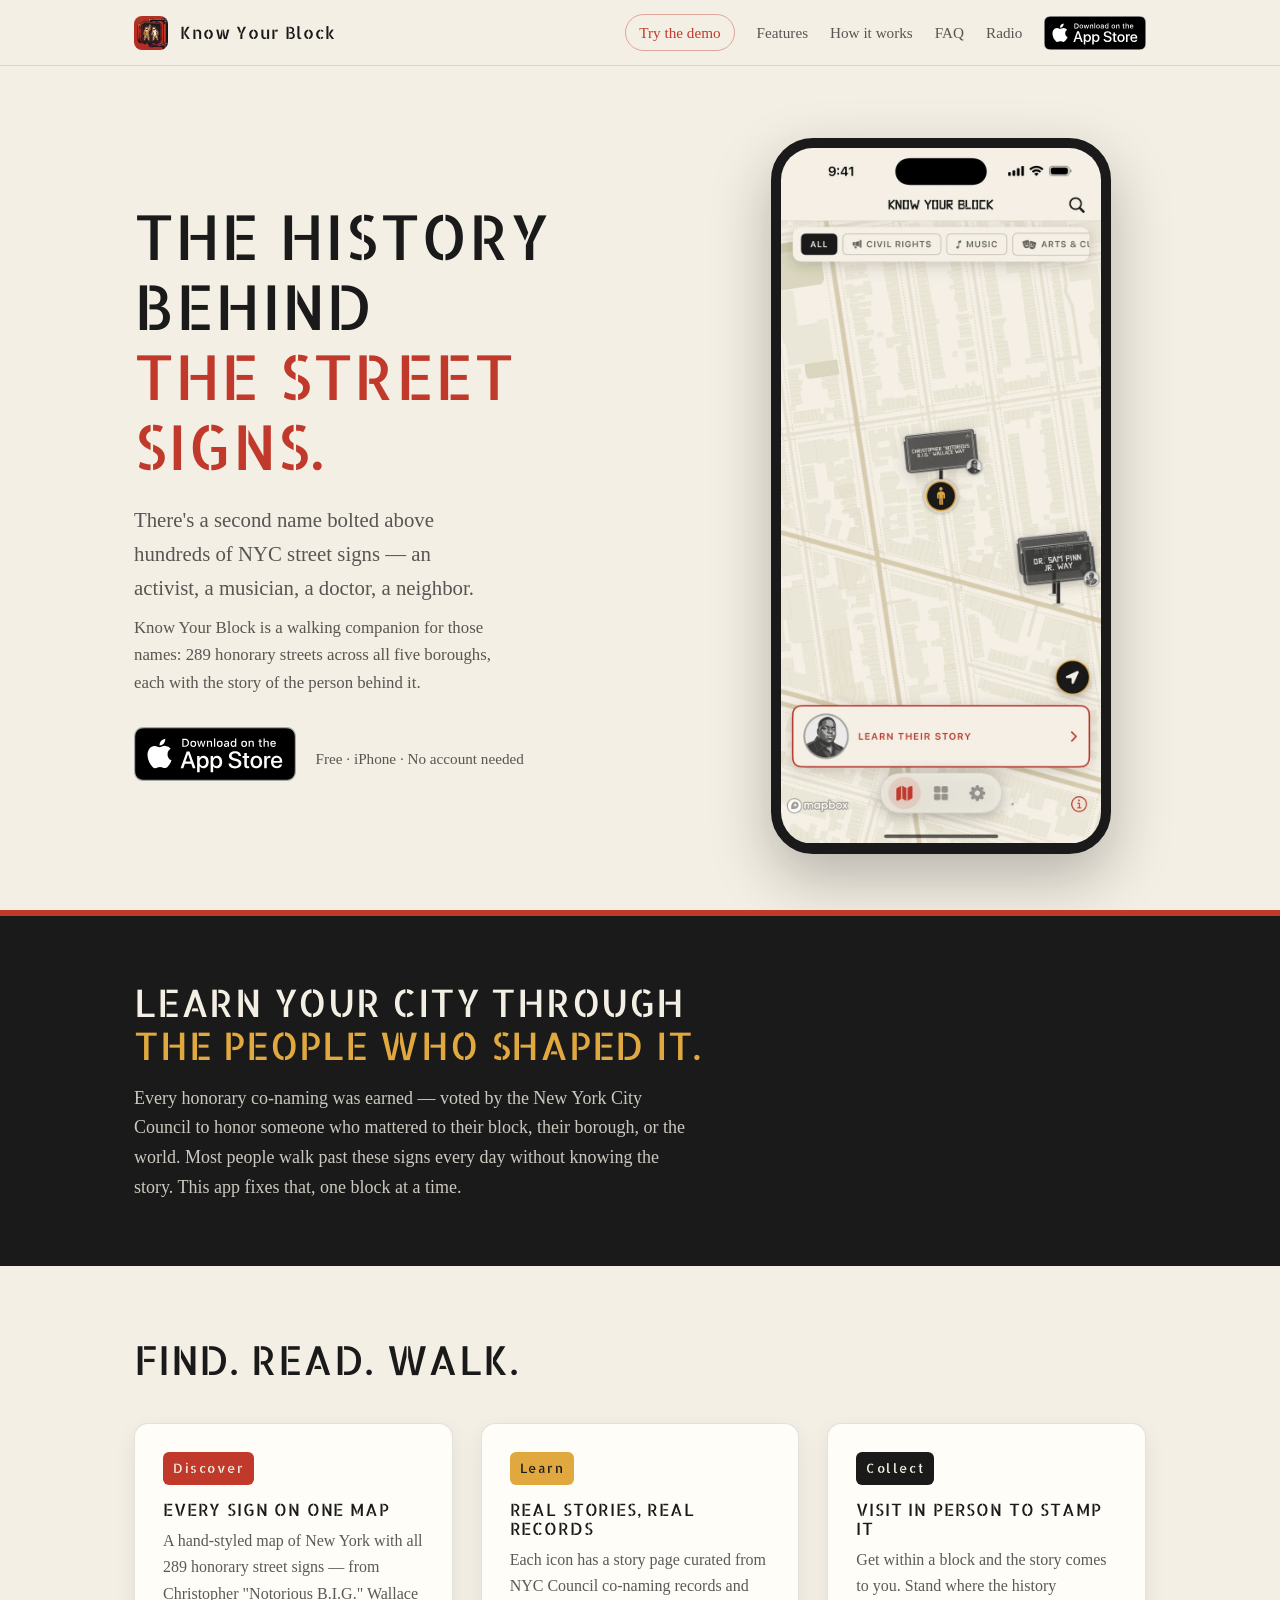
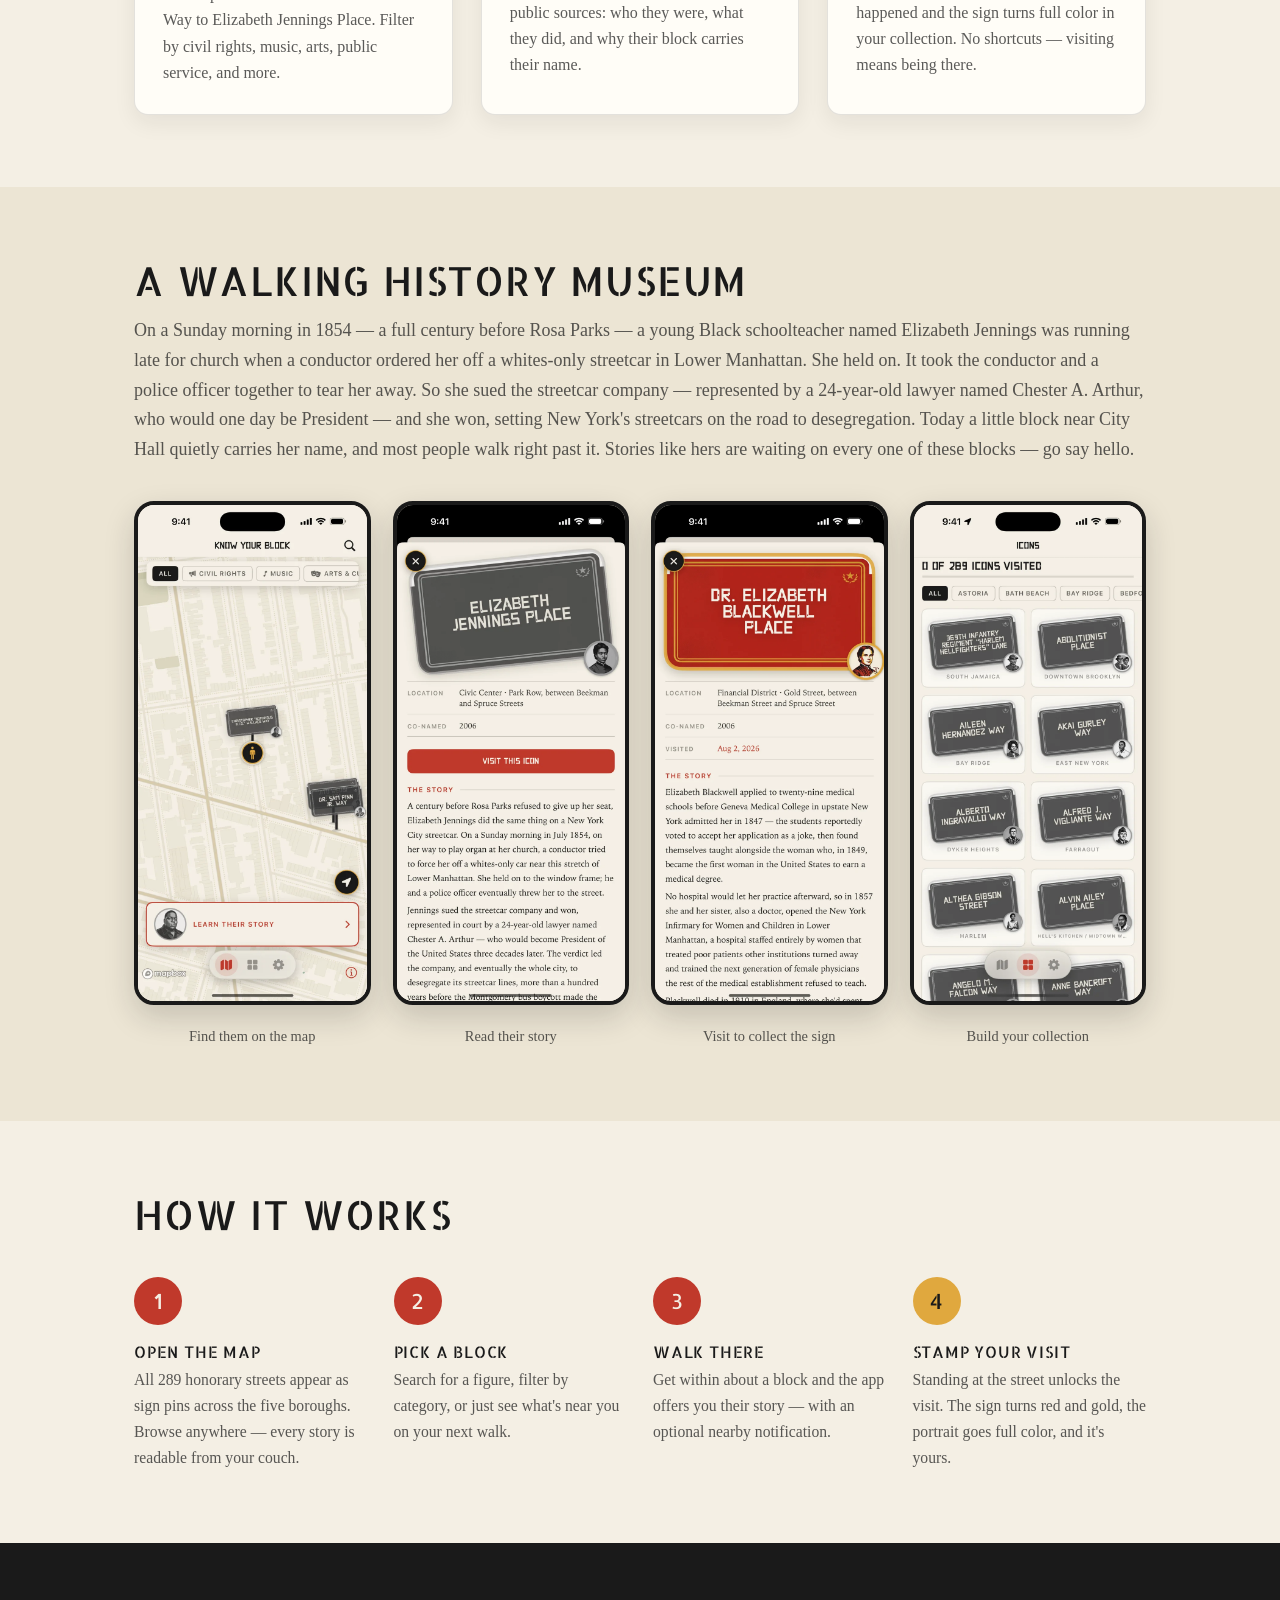
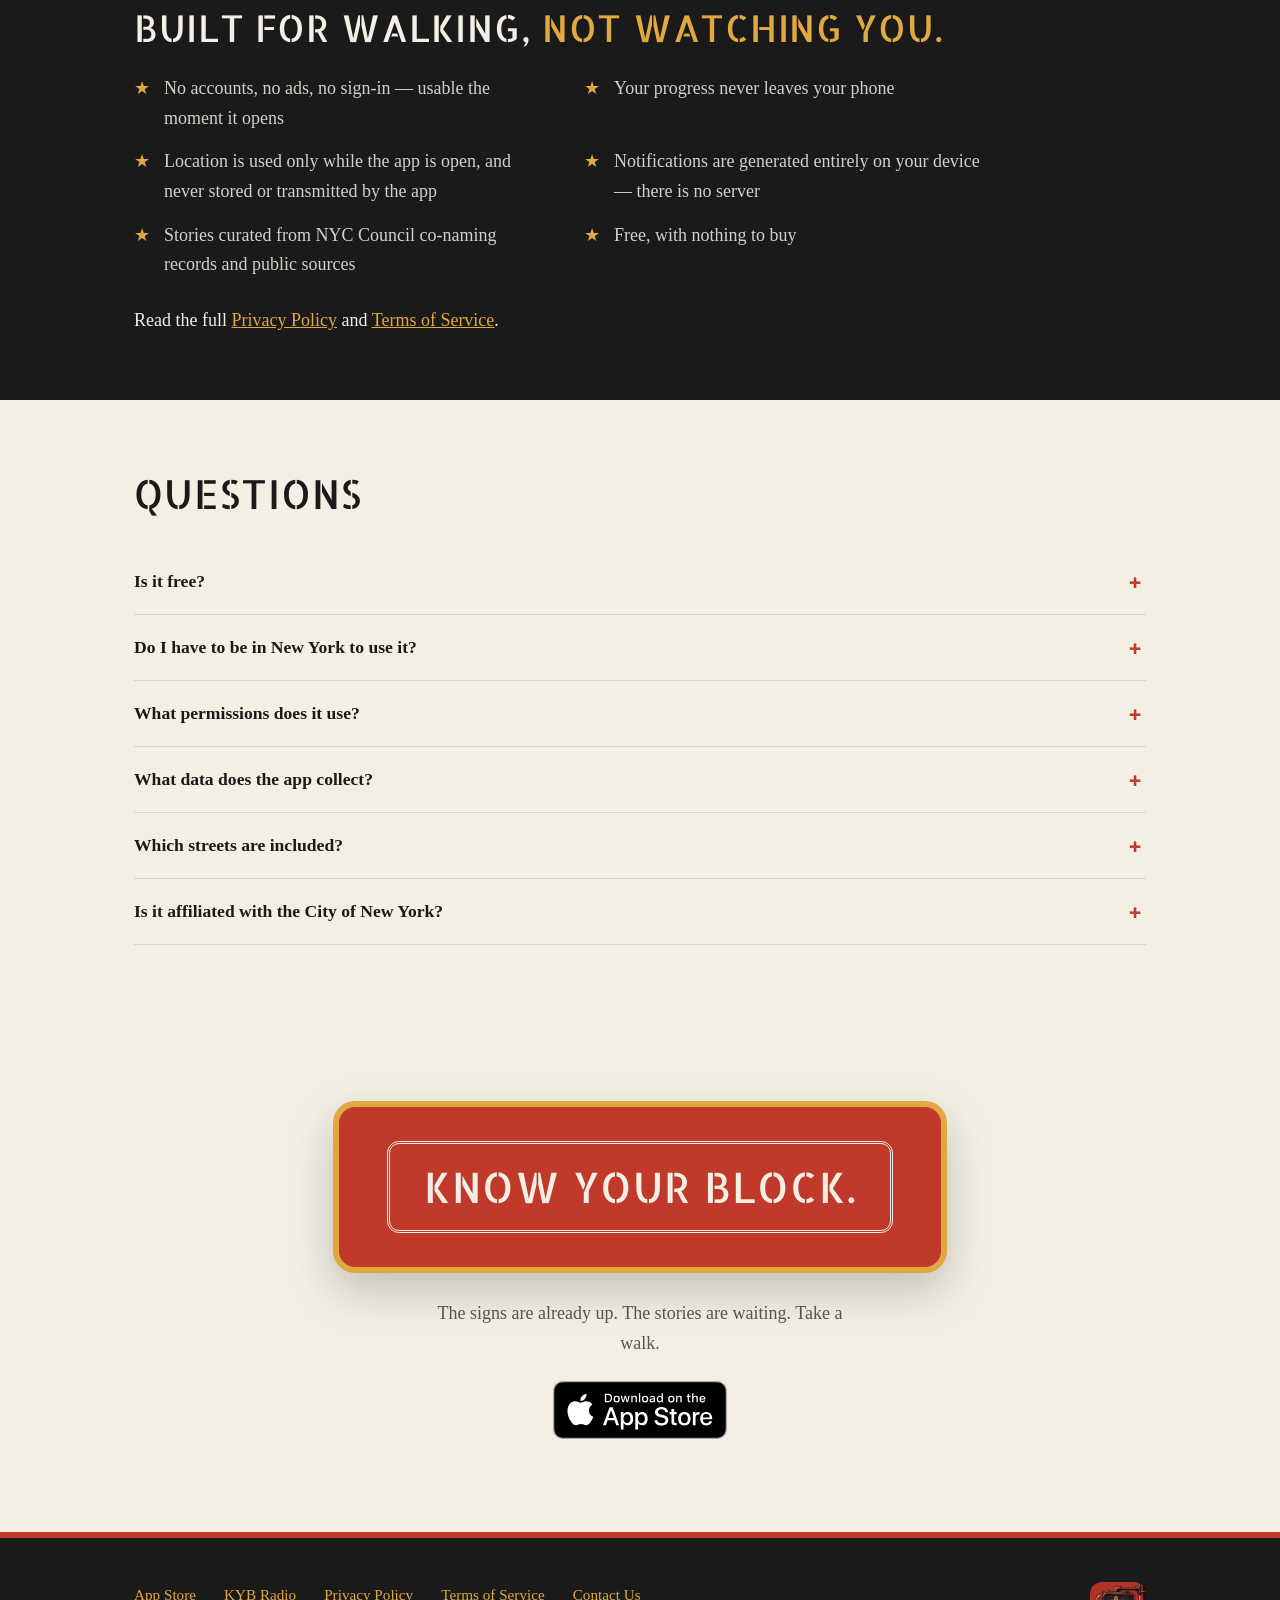
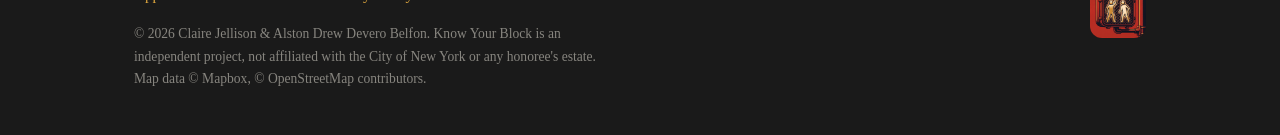
<file: index.html>
<!DOCTYPE html>
<html lang="en">
<head>
  <meta charset="UTF-8" />
  <meta name="viewport" content="width=device-width, initial-scale=1" />
  <title>Know Your Block — The history behind New York City's street signs</title>
  <meta name="description" content="A walking companion for NYC's honorary street names. Find 289 icons across all five boroughs, read their stories, and collect the signs by visiting in person. Free on the App Store." />

  <link rel="canonical" href="https://knowyourblock.nyc/" />

  <!-- Open Graph -->
  <meta property="og:type" content="website" />
  <meta property="og:title" content="Know Your Block — The history behind NYC's street signs" />
  <meta property="og:description" content="289 honorary street icons across all five boroughs. Walk there, learn their story, collect the sign. Free on the App Store." />
  <meta property="og:image" content="https://knowyourblock.nyc/assets/img/og-image.png" />
  <meta property="og:url" content="https://knowyourblock.nyc/" />

  <!-- Twitter / X -->
  <meta name="twitter:card" content="summary_large_image" />
  <meta name="twitter:title" content="Know Your Block — The history behind NYC's street signs" />
  <meta name="twitter:description" content="289 honorary street icons across all five boroughs. Walk there, learn their story, collect the sign." />
  <meta name="twitter:image" content="https://knowyourblock.nyc/assets/img/og-image.png" />

  <link rel="icon" type="image/png" sizes="32x32" href="assets/img/favicon-32.png" />
  <link rel="icon" type="image/png" sizes="64x64" href="assets/img/favicon-64.png" />
  <link rel="apple-touch-icon" href="assets/img/apple-touch-icon.png" />
  <link rel="stylesheet" href="styles.css" />
</head>
<body>

<header class="site">
  <div class="wrap">
    <a class="brand" href="#top">
      <img src="assets/img/favicon-64.png" alt="" width="34" height="34" />
      <span>Know Your Block</span>
    </a>
    <nav class="top">
      <a class="demo" href="demo/"><span class="long">Try the demo</span><span class="short">Demo</span></a>
      <a class="text" href="#features">Features</a>
      <a class="text" href="#how">How it works</a>
      <a class="text" href="#faq">FAQ</a>
      <a class="text" href="radio/">Radio</a>
      <a class="badge-link" href="https://apps.apple.com/us/app/knowyourblock/id6797319245" aria-label="Download on the App Store">
        <img class="badge" src="assets/img/appstore-badge.svg" alt="Download on the App Store" />
      </a>
    </nav>
  </div>
</header>

<main id="top">

  <!-- ================= HERO ================= -->
  <section class="hero">
    <div class="wrap">
      <div>
        <h1>The history behind<br /><span class="red">the street signs.</span></h1>
        <p class="lede">There's a second name bolted above hundreds of NYC street signs — an activist, a musician, a doctor, a neighbor.</p>
        <p class="sub">Know Your Block is a walking companion for those names: 289 honorary streets across all five boroughs, each with the story of the person behind it.</p>
        <div class="cta-row">
          <a href="https://apps.apple.com/us/app/knowyourblock/id6797319245">
            <img class="badge" src="assets/img/appstore-badge.svg" alt="Download on the App Store" />
          </a>
          <span class="free">Free · iPhone · No account needed</span>
        </div>
      </div>
      <div class="phone">
        <video autoplay muted loop playsinline poster="assets/img/01_map_discover.webp" aria-label="Demo of the Know Your Block app: finding a street on the map, reading the story, and visiting to collect the sign">
          <source src="assets/video/kyb-demo.mp4" type="video/mp4" />
          <img src="assets/img/01_map_discover.webp" alt="Know Your Block map screen showing an honorary street sign pin in Brooklyn" />
        </video>
      </div>
    </div>
  </section>

  <hr class="rule" />

  <!-- ================= VALUE ================= -->
  <section class="value">
    <div class="wrap">
      <h2>Learn your city through <span class="gold">the people who shaped it.</span></h2>
      <p>Every honorary co-naming was earned — voted by the New York City Council to honor someone who mattered to their block, their borough, or the world. Most people walk past these signs every day without knowing the story. This app fixes that, one block at a time.</p>
    </div>
  </section>

  <!-- ================= FEATURES ================= -->
  <section class="features" id="features">
    <div class="wrap">
      <h2>Find. Read. Walk.</h2>
      <div class="feature-grid">
        <div class="card">
          <span class="tag">Discover</span>
          <h3>Every sign on one map</h3>
          <p>A hand-styled map of New York with all 289 honorary street signs — from Christopher "Notorious B.I.G." Wallace Way to Elizabeth Jennings Place. Filter by civil rights, music, arts, public service, and more.</p>
        </div>
        <div class="card">
          <span class="tag">Learn</span>
          <h3>Real stories, real records</h3>
          <p>Each icon has a story page curated from NYC Council co-naming records and public sources: who they were, what they did, and why their block carries their name.</p>
        </div>
        <div class="card">
          <span class="tag">Collect</span>
          <h3>Visit in person to stamp it</h3>
          <p>Get within a block and the story comes to you. Stand where the history happened and the sign turns full color in your collection. No shortcuts — visiting means being there.</p>
        </div>
      </div>
    </div>
  </section>

  <!-- ================= GALLERY ================= -->
  <section class="gallery">
    <div class="wrap">
      <h2>A walking history museum</h2>
      <p class="hint">On a Sunday morning in 1854 — a full century before Rosa Parks — a young Black schoolteacher named Elizabeth Jennings was running late for church when a conductor ordered her off a whites-only streetcar in Lower Manhattan. She held on. It took the conductor and a police officer together to tear her away. So she sued the streetcar company — represented by a 24-year-old lawyer named Chester A. Arthur, who would one day be President — and she won, setting New York's streetcars on the road to desegregation. Today a little block near City Hall quietly carries her name, and most people walk right past it. Stories like hers are waiting on every one of these blocks — go say hello.</p>
      <div class="shots">
        <figure>
          <img src="assets/img/01_map_discover.webp" alt="Map screen with honorary street sign pins and the walking figure marker" loading="lazy" />
          <figcaption>Find them on the map</figcaption>
        </figure>
        <figure>
          <img src="assets/img/02_story_elizabeth_jennings.webp" alt="Elizabeth Jennings Place story page with the Visit This Icon button" loading="lazy" />
          <figcaption>Read their story</figcaption>
        </figure>
        <figure>
          <img src="assets/img/05_story_visited_blackwell.webp" alt="Dr. Elizabeth Blackwell Place shown collected, with a full-color portrait and red and gold sign" loading="lazy" />
          <figcaption>Visit to collect the sign</figcaption>
        </figure>
        <figure>
          <img src="assets/img/04_collection_icons.webp" alt="Collection grid showing street sign cards across NYC neighborhoods" loading="lazy" />
          <figcaption>Build your collection</figcaption>
        </figure>
      </div>
    </div>
  </section>

  <!-- ================= HOW IT WORKS ================= -->
  <section class="how" id="how">
    <div class="wrap">
      <h2>How it works</h2>
      <div class="steps">
        <div class="step">
          <h3>Open the map</h3>
          <p>All 289 honorary streets appear as sign pins across the five boroughs. Browse anywhere — every story is readable from your couch.</p>
        </div>
        <div class="step">
          <h3>Pick a block</h3>
          <p>Search for a figure, filter by category, or just see what's near you on your next walk.</p>
        </div>
        <div class="step">
          <h3>Walk there</h3>
          <p>Get within about a block and the app offers you their story — with an optional nearby notification.</p>
        </div>
        <div class="step">
          <h3>Stamp your visit</h3>
          <p>Standing at the street unlocks the visit. The sign turns red and gold, the portrait goes full color, and it's yours.</p>
        </div>
      </div>
    </div>
  </section>

  <!-- ================= TRUST ================= -->
  <section class="trust">
    <div class="wrap">
      <h2>Built for walking, <span class="gold">not watching you.</span></h2>
      <ul>
        <li>No accounts, no ads, no sign-in — usable the moment it opens</li>
        <li>Your progress never leaves your phone</li>
        <li>Location is used only while the app is open, and never stored or transmitted by the app</li>
        <li>Notifications are generated entirely on your device — there is no server</li>
        <li>Stories curated from NYC Council co-naming records and public sources</li>
        <li>Free, with nothing to buy</li>
      </ul>
      <p class="links">Read the full <a href="privacy.html">Privacy Policy</a> and <a href="terms.html">Terms of Service</a>.</p>
    </div>
  </section>

  <!-- ================= FAQ ================= -->
  <section class="faq" id="faq">
    <div class="wrap">
      <h2>Questions</h2>
      <details>
        <summary>Is it free?</summary>
        <p>Yes — completely free, with no ads and no in-app purchases.</p>
      </details>
      <details>
        <summary>Do I have to be in New York to use it?</summary>
        <p>No. Every one of the 289 stories is fully readable from anywhere in the world. Being in New York is only required for one thing: stamping a street as <em>visited</em>, which asks you to actually stand within about 40 meters of it. That's the point.</p>
      </details>
      <details>
        <summary>What permissions does it use?</summary>
        <p>Location (only while using the app) to show where you are and confirm visits, and optional notifications for nearby streets. You can decline both and still browse everything.</p>
      </details>
      <details>
        <summary>What data does the app collect?</summary>
        <p>The app itself collects nothing — your visit history and settings live only on your device. Map tiles are provided by Mapbox, whose SDK collects telemetry you can opt out of via the ⓘ button on the map. Details in the <a href="privacy.html">Privacy Policy</a>.</p>
      </details>
      <details>
        <summary>Which streets are included?</summary>
        <p>A curated set of 289 honorary co-namings across Brooklyn, Manhattan, Queens, the Bronx, and Staten Island — chosen for having enough independently verifiable history to tell each story responsibly. Some pin locations are marked approximate in the app, pending verification against NYC records.</p>
      </details>
      <details>
        <summary>Is it affiliated with the City of New York?</summary>
        <p>No. Know Your Block is an independent project and is not affiliated with the City of New York, the NYC Council, or any honoree's estate.</p>
      </details>
    </div>
  </section>

  <!-- ================= FINAL CTA ================= -->
  <section class="final">
    <div class="wrap">
      <div class="sign">
        <div class="sign-inner">
          <h2>Know your block.</h2>
        </div>
      </div>
      <p>The signs are already up. The stories are waiting. Take a walk.</p>
      <a href="https://apps.apple.com/us/app/knowyourblock/id6797319245">
        <img class="badge" src="assets/img/appstore-badge.svg" alt="Download on the App Store" />
      </a>
    </div>
  </section>

</main>

<footer class="site">
  <div class="wrap">
    <div>
      <div class="cols">
        <a href="https://apps.apple.com/us/app/knowyourblock/id6797319245">App Store</a>
        <a href="radio/">KYB Radio</a>
        <a href="privacy.html">Privacy Policy</a>
        <a href="terms.html">Terms of Service</a>
        <a href="mailto:clairesjellison@gmail.com,deverobelfon@gmail.com">Contact Us</a>
      </div>
      <p class="fine">© 2026 Claire Jellison &amp; Alston Drew Devero Belfon. Know Your Block is an independent project, not affiliated with the City of New York or any honoree's estate. Map data © Mapbox, © OpenStreetMap contributors.</p>
    </div>
    <img class="footer-mark" src="assets/img/apple-touch-icon.png" alt="" width="56" height="56" />
  </div>
</footer>

</body>
</html>
</file>
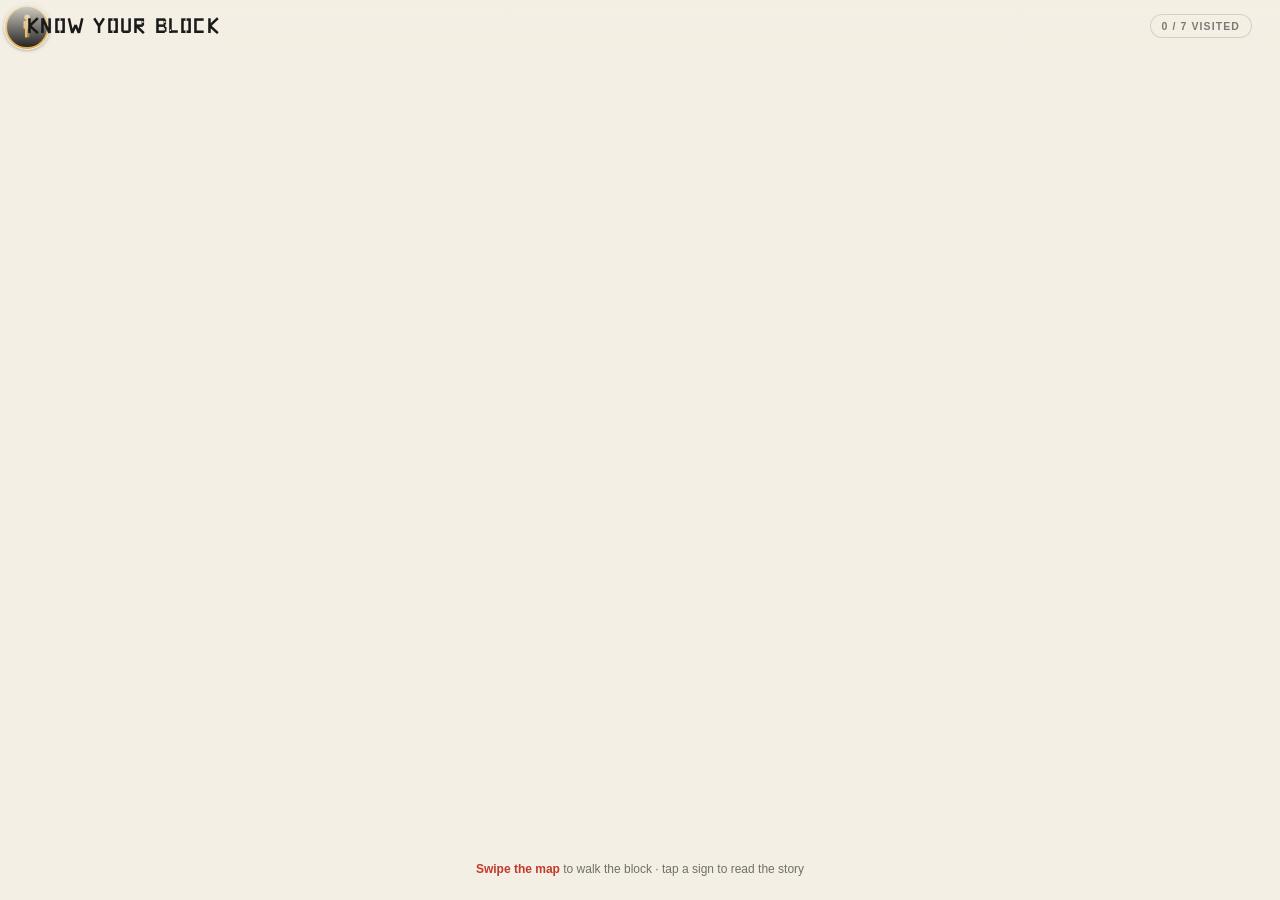
<file: demo/index.html>
<!DOCTYPE html>
<html lang="en">
<head>
<meta charset="utf-8">
<meta name="viewport" content="width=device-width, initial-scale=1, viewport-fit=cover">
<title>Know Your Block — Interactive Demo</title>
<meta name="description" content="A browser demo of Know Your Block: walk a stylized NYC map, find honorary street signs, read the story, stamp the sign as visited.">
<link rel="icon" href="assets/favicon-64.png">
<link rel="stylesheet" href="styles.css">
</head>
<body>

<div class="device">
  <!-- ---------- map screen ---------- -->
  <div class="screen" id="screen">
    <canvas id="map"></canvas>

    <!-- pins + walking puck are DOM so they can use real type and the badge art -->
    <div class="layer" id="pinLayer"></div>
    <div class="layer" id="puckLayer">
      <div class="puck" id="puck">
        <div class="puck-ring">
          <svg class="puck-figure" viewBox="0 0 24 34" aria-hidden="true">
            <g class="fig-bob">
              <rect class="fig-limb fig-back leg-b" x="11.9" y="18.0" width="3" height="13" rx="1.5"/>
              <rect class="fig-limb fig-back arm-b" x="14.2" y="8.8" width="2.6" height="10.4" rx="1.3"/>
              <rect class="fig-torso" x="9.5" y="8.0" width="5" height="11.6" rx="2.5"/>
              <circle class="fig-head" cx="12" cy="4.1" r="3.6"/>
              <rect class="fig-limb leg-a" x="9.1" y="18.0" width="3" height="13" rx="1.5"/>
              <rect class="fig-limb arm-a" x="7.2" y="8.8" width="2.6" height="10.4" rx="1.3"/>
            </g>
          </svg>
        </div>
      </div>
    </div>

    <!-- top chrome -->
    <header class="topbar">
      <a class="wordmark" href="../">Know Your Block</a>
      <div class="counter" id="counter" aria-live="polite">0 / 7 visited</div>
    </header>

    <!-- iOS-style local notification -->
    <div class="notif" id="notif" role="button" tabindex="0" aria-live="assertive">
      <img class="notif-icon" src="assets/favicon-64.png" alt="">
      <div class="notif-copy">
        <div class="notif-title" id="notifTitle"></div>
        <div class="notif-body">Tap to visit.</div>
      </div>
    </div>

    <!-- nearest-icon HUD -->
    <div class="peek" id="peek" hidden>
      <div class="peek-arrow" id="peekArrow" aria-hidden="true">
        <svg viewBox="0 0 24 24"><path d="M12 2 22 22 12 17 2 22z"/></svg>
      </div>
      <div class="peek-copy">
        <div class="peek-name" id="peekName"></div>
        <div class="peek-dist" id="peekDist"></div>
      </div>
    </div>

    <!-- coaching hint -->
    <div class="hint" id="hint">
      <strong>Swipe the map</strong> to walk the block · tap a sign to read the story
    </div>

    <!-- demo reset toast -->
    <div class="toast" id="toast" aria-live="polite"></div>

    <!-- ---------- story sheet ---------- -->
    <div class="scrim" id="scrim" hidden></div>
    <section class="sheet" id="sheet" role="dialog" aria-modal="true" aria-labelledby="sheetName" hidden>
      <div class="sheet-grabber" aria-hidden="true"></div>
      <div class="sheet-scroll" id="sheetScroll">
        <button class="icon-btn" id="closeBtn" aria-label="Close">
          <svg viewBox="0 0 24 24"><path d="M5 5l14 14M19 5 5 19"/></svg>
        </button>

        <div class="hero" id="hero"></div>
        <h1 class="visually-hidden" id="sheetName"></h1>

        <dl class="record" id="record"></dl>

        <div id="collectArea"></div>

        <h2 class="section-head">The Story</h2>
        <div class="story" id="story"></div>

        <div id="linksArea"></div>

        <p class="demo-note">
          Demo build — visits reset 10 seconds after you close a story so the next person can
          stamp the same sign.
        </p>
      </div>
    </section>
  </div>
</div>

<script src="data.js"></script>
<script src="app.js"></script>
</body>
</html>
</file>
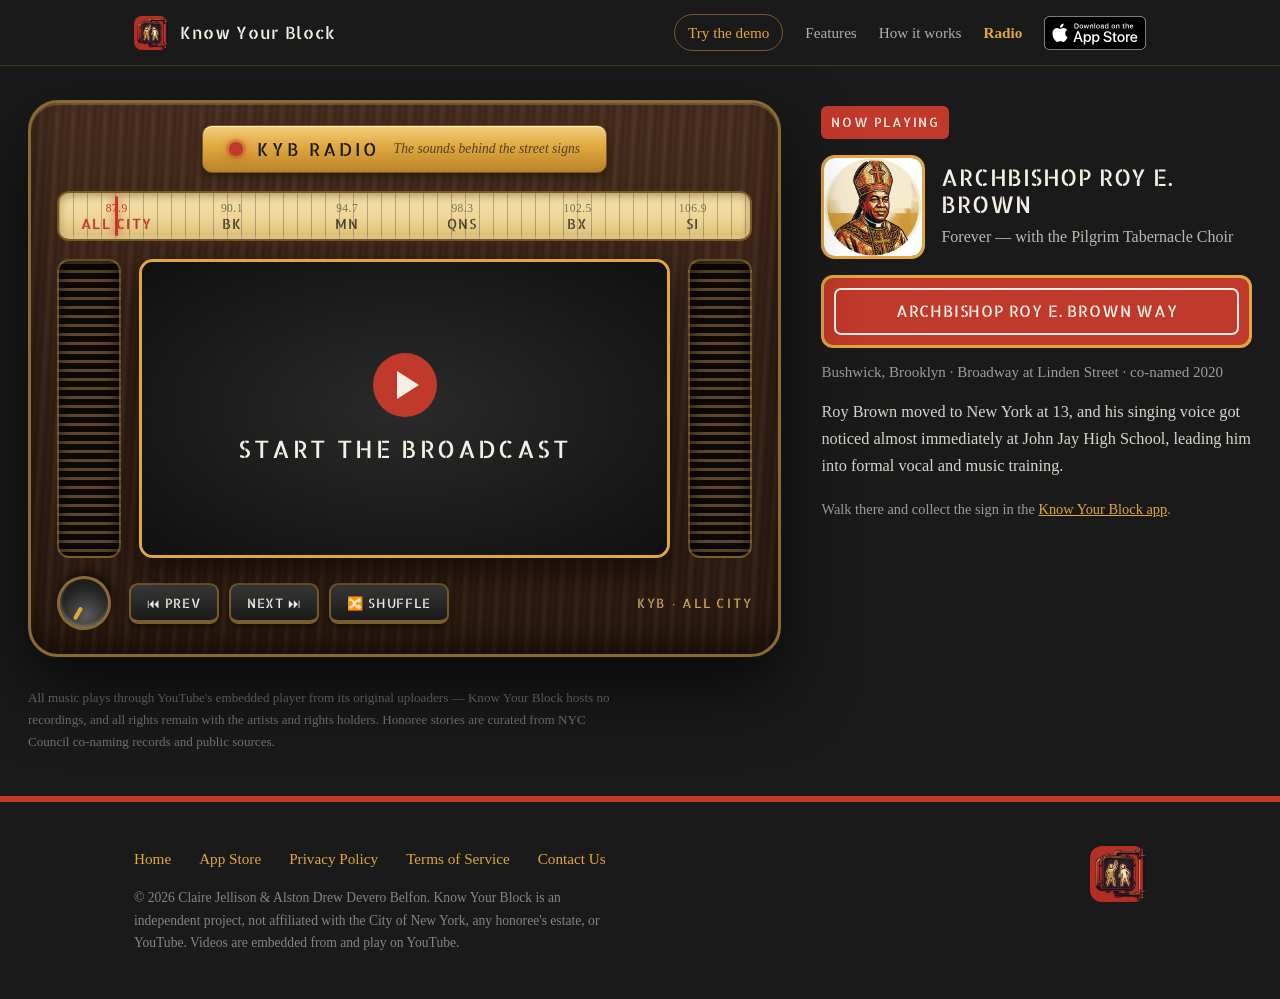
<file: radio/index.html>
<!DOCTYPE html>
<html lang="en">
<head>
  <meta charset="UTF-8" />
  <meta name="viewport" content="width=device-width, initial-scale=1" />
  <title>KYB Radio — The sounds behind the street signs</title>
  <meta name="description" content="A listening station for NYC's honorary street names: 28 musical icons with streets named after them across all five boroughs, from Biggie to Billie Holiday to Celia Cruz. Tune in by borough." />

  <link rel="canonical" href="https://knowyourblock.nyc/radio/" />

  <!-- Open Graph -->
  <meta property="og:type" content="website" />
  <meta property="og:title" content="KYB Radio — The sounds behind NYC's street signs" />
  <meta property="og:description" content="28 musical icons with NYC streets named after them, one continuous broadcast. Tune in by borough." />
  <meta property="og:image" content="https://knowyourblock.nyc/assets/img/og-image.png" />
  <meta property="og:url" content="https://knowyourblock.nyc/radio/" />

  <!-- Twitter / X -->
  <meta name="twitter:card" content="summary_large_image" />
  <meta name="twitter:title" content="KYB Radio — The sounds behind NYC's street signs" />
  <meta name="twitter:description" content="28 musical icons with NYC streets named after them, one continuous broadcast. Tune in by borough." />
  <meta name="twitter:image" content="https://knowyourblock.nyc/assets/img/og-image.png" />

  <link rel="icon" type="image/png" sizes="32x32" href="../assets/img/favicon-32.png" />
  <link rel="icon" type="image/png" sizes="64x64" href="../assets/img/favicon-64.png" />
  <link rel="apple-touch-icon" href="../assets/img/apple-touch-icon.png" />
  <link rel="stylesheet" href="../styles.css" />
  <link rel="stylesheet" href="./radio.css?v=9" />
</head>
<body>

<header class="site">
  <div class="wrap">
    <a class="brand" href="../index.html">
      <img src="../assets/img/favicon-64.png" alt="" width="34" height="34" />
      <span>Know Your Block</span>
    </a>
    <nav class="top">
      <a class="demo" href="../demo/"><span class="long">Try the demo</span><span class="short">Demo</span></a>
      <a class="text" href="../index.html#features">Features</a>
      <a class="text" href="../index.html#how">How it works</a>
      <a class="text on-air-link" href="./" aria-current="page">Radio</a>
      <a class="badge-link" href="https://apps.apple.com/us/app/knowyourblock/id6797319245" aria-label="Download on the App Store">
        <img class="badge" src="../assets/img/appstore-badge.svg" alt="Download on the App Store" />
      </a>
    </nav>
  </div>
</header>

<main class="radio-room">
  <div class="wrap-wide">
    <div class="set-grid">

      <!-- ================= THE RADIO ================= -->
      <div class="console" role="region" aria-label="KYB Radio player">

        <div class="nameplate">
          <span class="on-air" aria-hidden="true"></span>
          <span class="plate-name">KYB Radio</span>
          <span class="plate-sub">The sounds behind the street signs</span>
        </div>

        <div class="tuner" role="tablist" aria-label="Choose a channel">
          <div class="band" id="dial"></div>
          <div class="needle" id="needle" aria-hidden="true"></div>
        </div>

        <div class="console-body">
          <div class="grille" aria-hidden="true"></div>
          <div class="screen-frame">
            <div id="player"></div>
            <div class="start-screen" id="startScreen">
              <button class="start-broadcast" id="startBtn" type="button">
                <span class="start-dot" aria-hidden="true"></span>
                Start the broadcast
              </button>
            </div>
            <div class="playback-lock" aria-hidden="true"></div>
            <div class="announcer-waveform" aria-hidden="true">
              <span></span><span></span><span></span><span></span>
              <span></span><span></span><span></span><span></span>
              <span></span><span></span><span></span><span></span>
              <span></span><span></span><span></span><span></span>
            </div>
          </div>
          <div class="grille" aria-hidden="true"></div>
        </div>

        <div class="controls">
          <div class="knob" id="tuneKnob" aria-hidden="true"><div class="knob-notch"></div></div>
          <div class="keys">
            <button id="prevBtn" type="button" aria-label="Previous track">&#9198; Prev</button>
            <button id="nextBtn" type="button" aria-label="Next track">Next &#9197;</button>
            <button id="shuffleBtn" type="button" aria-pressed="false" aria-label="Toggle shuffle">&#128256; Shuffle</button>
          </div>
          <span class="station-id" id="stationId">KYB · ALL CITY</span>
        </div>
      </div>

      <!-- ================= NOW PLAYING ================= -->
      <aside class="now-playing" aria-live="polite">
        <span class="np-tag">Now playing</span>
        <div class="np-head">
          <img class="np-badge" id="npBadge" src="" alt="" width="96" height="96" />
          <div>
            <h2 class="np-honoree" id="npHonoree">&nbsp;</h2>
            <p class="np-song" id="npSong">&nbsp;</p>
          </div>
        </div>
        <div class="np-sign">
          <div class="np-sign-inner" id="npStreet">&nbsp;</div>
        </div>
        <p class="np-place" id="npPlace">&nbsp;</p>
        <p class="np-story" id="npStory">&nbsp;</p>
        <p class="np-app">Walk there and collect the sign in the <a href="https://apps.apple.com/us/app/knowyourblock/id6797319245">Know Your Block app</a>.</p>
      </aside>

    </div>

    <p class="fine-print">All music plays through YouTube's embedded player from its original uploaders — Know Your Block hosts no recordings, and all rights remain with the artists and rights holders. Honoree stories are curated from NYC Council co-naming records and public sources.</p>
  </div>
</main>

<footer class="site">
  <div class="wrap">
    <div>
      <div class="cols">
        <a href="../index.html">Home</a>
        <a href="https://apps.apple.com/us/app/knowyourblock/id6797319245">App Store</a>
        <a href="../privacy.html">Privacy Policy</a>
        <a href="../terms.html">Terms of Service</a>
        <a href="mailto:clairesjellison@gmail.com,deverobelfon@gmail.com">Contact Us</a>
      </div>
      <p class="fine">© 2026 Claire Jellison &amp; Alston Drew Devero Belfon. Know Your Block is an independent project, not affiliated with the City of New York, any honoree's estate, or YouTube. Videos are embedded from and play on YouTube.</p>
    </div>
    <img class="footer-mark" src="../assets/img/apple-touch-icon.png" alt="" width="56" height="56" />
  </div>
</footer>

<script src="../assets/radio-data.js"></script>
<script src="./announcer-manifest.js?v=2"></script>
<script src="./radio.js?v=8"></script>
</body>
</html>
</file>
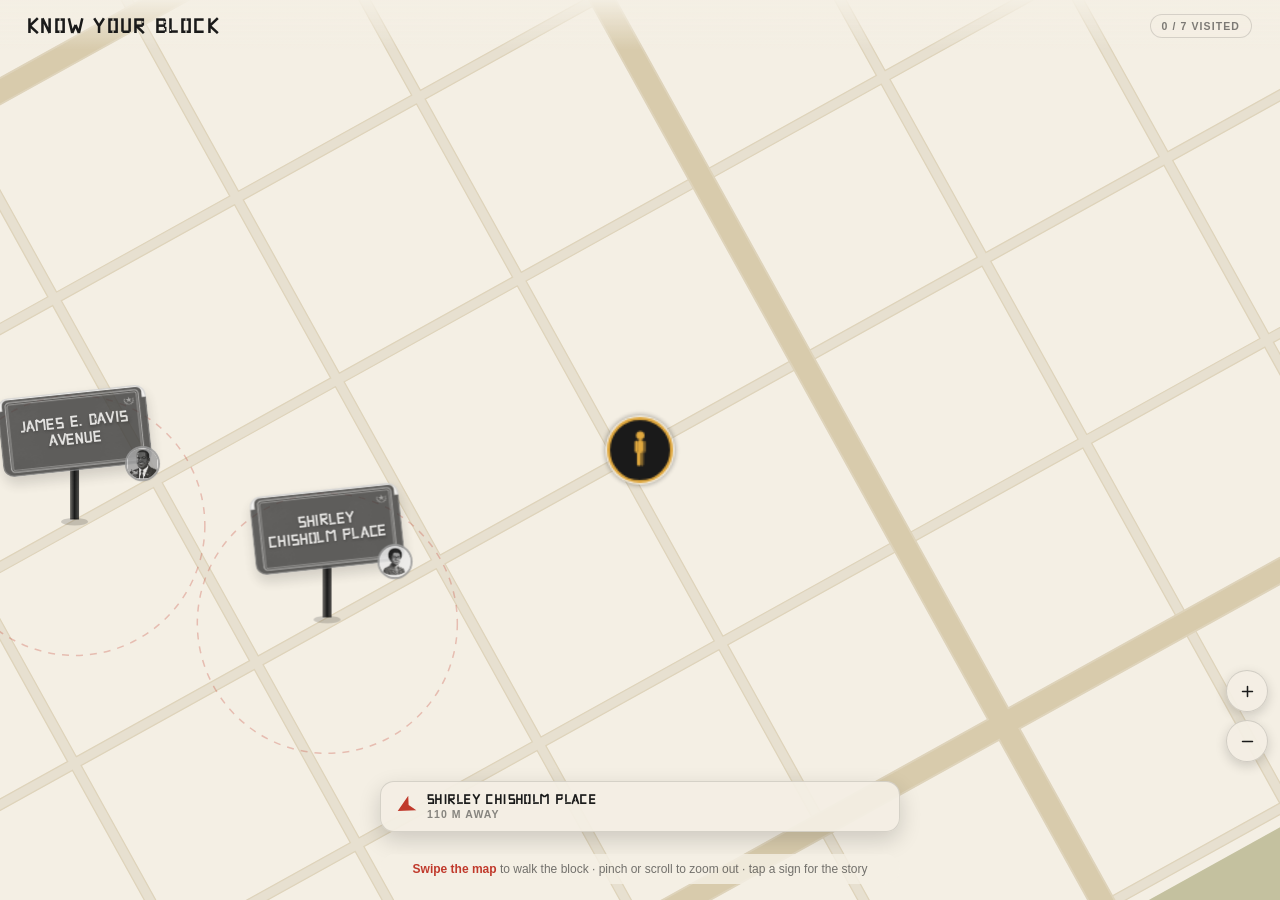
<file: demo/classic/index.html>
<!DOCTYPE html>
<html lang="en">
<head>
<meta charset="utf-8">
<meta name="viewport" content="width=device-width, initial-scale=1, viewport-fit=cover">
<title>Know Your Block — Interactive Demo</title>
<meta name="description" content="A browser demo of Know Your Block: walk a stylized NYC map, find honorary street signs, read the story, stamp the sign as visited.">
<link rel="icon" href="assets/favicon-64.png">
<link rel="stylesheet" href="styles.css">
</head>
<body>

<div class="device">
  <!-- ---------- map screen ---------- -->
  <div class="screen" id="screen">
    <canvas id="map"></canvas>

    <!-- pins + walking puck are DOM so they can use real type and the badge art -->
    <div class="layer" id="pinLayer"></div>
    <div class="layer" id="puckLayer">
      <div class="puck" id="puck">
        <div class="puck-ring">
          <svg class="puck-figure" viewBox="0 0 24 34" aria-hidden="true">
            <g class="fig-bob">
              <rect class="fig-limb fig-back leg-b" x="11.9" y="18.0" width="3" height="13" rx="1.5"/>
              <rect class="fig-limb fig-back arm-b" x="14.2" y="8.8" width="2.6" height="10.4" rx="1.3"/>
              <rect class="fig-torso" x="9.5" y="8.0" width="5" height="11.6" rx="2.5"/>
              <circle class="fig-head" cx="12" cy="4.1" r="3.6"/>
              <rect class="fig-limb leg-a" x="9.1" y="18.0" width="3" height="13" rx="1.5"/>
              <rect class="fig-limb arm-a" x="7.2" y="8.8" width="2.6" height="10.4" rx="1.3"/>
            </g>
          </svg>
        </div>
      </div>
    </div>

    <!-- top chrome -->
    <header class="topbar">
      <a class="wordmark" href="../">Know Your Block</a>
      <div class="counter" id="counter" aria-live="polite">0 / 7 visited</div>
    </header>

    <!-- iOS-style local notification -->
    <div class="notif" id="notif" role="button" tabindex="0" aria-live="assertive">
      <img class="notif-icon" src="assets/favicon-64.png" alt="">
      <div class="notif-copy">
        <div class="notif-title" id="notifTitle"></div>
        <div class="notif-body">Tap to visit.</div>
      </div>
    </div>

    <!-- zoom controls -->
    <div class="zoom-controls">
      <button class="zoom-btn" id="zoomIn" type="button" aria-label="Zoom in">
        <svg viewBox="0 0 24 24" aria-hidden="true"><path d="M12 5v14M5 12h14"/></svg>
      </button>
      <button class="zoom-btn" id="zoomOut" type="button" aria-label="Zoom out">
        <svg viewBox="0 0 24 24" aria-hidden="true"><path d="M5 12h14"/></svg>
      </button>
    </div>

    <!-- nearest-icon HUD -->
    <div class="peek" id="peek" hidden>
      <div class="peek-arrow" id="peekArrow" aria-hidden="true">
        <svg viewBox="0 0 24 24"><path d="M12 2 22 22 12 17 2 22z"/></svg>
      </div>
      <div class="peek-copy">
        <div class="peek-name" id="peekName"></div>
        <div class="peek-dist" id="peekDist"></div>
      </div>
    </div>

    <!-- coaching hint -->
    <div class="hint" id="hint">
      <strong>Swipe the map</strong> to walk the block · pinch or scroll to zoom out · tap a sign for the story
    </div>

    <!-- demo reset toast -->
    <div class="toast" id="toast" aria-live="polite"></div>

    <!-- ---------- story sheet ---------- -->
    <div class="scrim" id="scrim" hidden></div>
    <section class="sheet" id="sheet" role="dialog" aria-modal="true" aria-labelledby="sheetName" hidden>
      <div class="sheet-grabber" aria-hidden="true"></div>
      <div class="sheet-scroll" id="sheetScroll">
        <button class="icon-btn" id="closeBtn" aria-label="Close">
          <svg viewBox="0 0 24 24"><path d="M5 5l14 14M19 5 5 19"/></svg>
        </button>

        <div class="hero" id="hero"></div>
        <h1 class="visually-hidden" id="sheetName"></h1>

        <dl class="record" id="record"></dl>

        <div id="collectArea"></div>

        <h2 class="section-head">The Story</h2>
        <div class="story" id="story"></div>

        <div id="linksArea"></div>

        <p class="demo-note">
          Demo build — visits reset 10 seconds after you close a story so the next person can
          stamp the same sign.
        </p>
      </div>
    </section>
  </div>
</div>

<script src="data.js"></script>
<script src="app.js"></script>
</body>
</html>
</file>
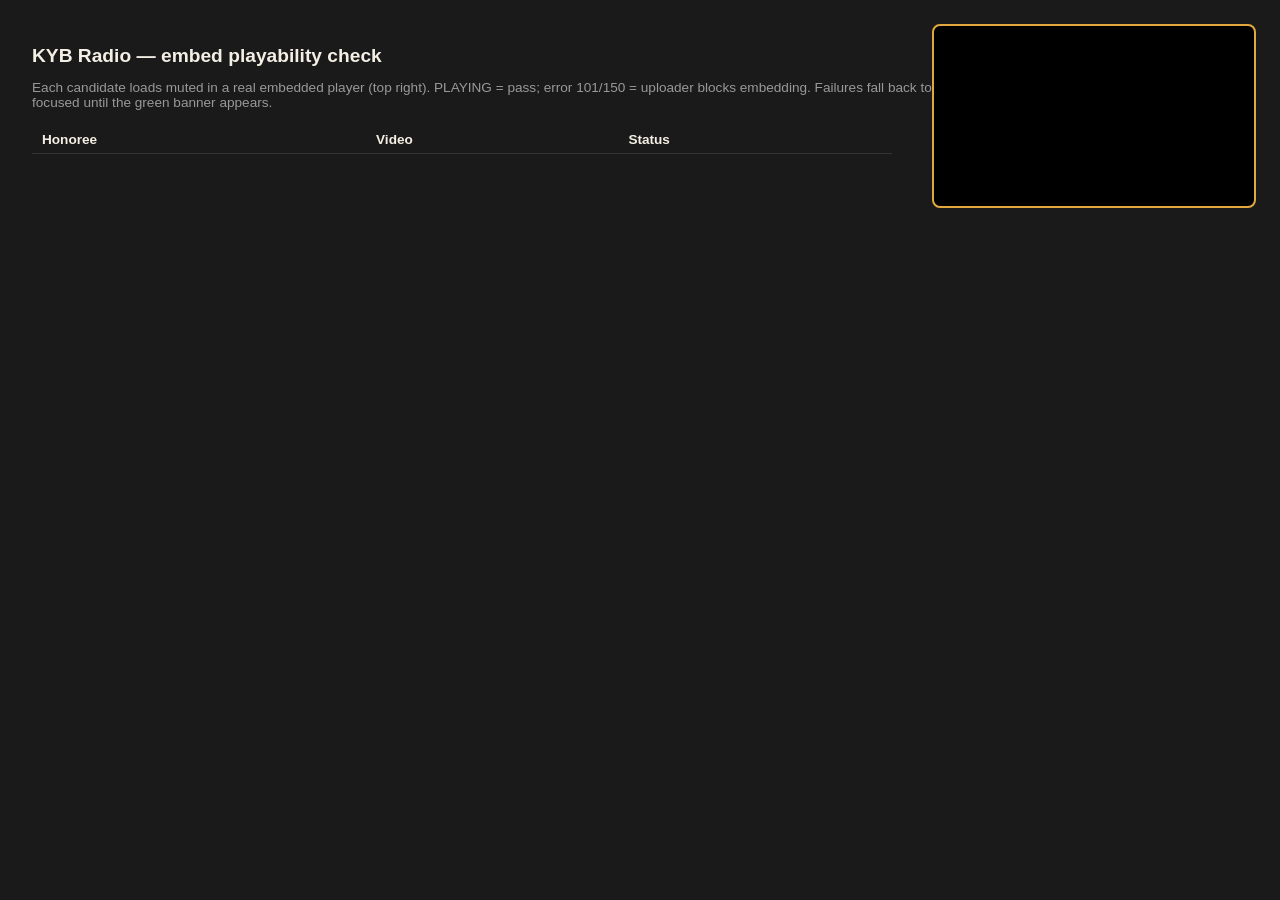
<file: embed-check.html>
<!DOCTYPE html>
<html lang="en">
<head>
<meta charset="UTF-8" />
<title>KYB Radio — embed playability check</title>
<style>
  body { font-family: -apple-system, sans-serif; background: #1a1a1a; color: #f4efe4; padding: 24px; }
  h1 { font-size: 1.2rem; } .muted { color: #999; font-size: 0.85rem; }
  table { border-collapse: collapse; margin-top: 16px; width: 100%; max-width: 860px; }
  td, th { text-align: left; padding: 6px 10px; border-bottom: 1px solid #333; font-size: 0.85rem; }
  .ok { color: #7ec97e; } .bad { color: #e07a6a; } .swap { color: #e0a83e; } .testing { color: #e0a83e; }
  #stage { position: fixed; right: 24px; top: 24px; width: 320px; height: 180px; border: 2px solid #e0a83e; border-radius: 8px; overflow: hidden; background: #000; }
  #stage iframe { width: 100%; height: 100%; }
  #done { display: none; margin-top: 16px; padding: 12px 16px; background: #2c4a2c; border-radius: 8px; max-width: 828px; }
</style>
</head>
<body>
<h1>KYB Radio — embed playability check</h1>
<p class="muted">Each candidate loads muted in a real embedded player (top right). PLAYING = pass; error 101/150 = uploader blocks embedding. Failures fall back to backup candidates automatically. Leave this tab focused until the green banner appears.</p>
<div id="stage"><div id="p"></div></div>
<div id="done">✅ Done. If this is running on <b>localhost</b>, results were sent back automatically. Otherwise, copy the results below and paste them back into the chat.<br /><br /><textarea id="out" readonly style="width:100%;height:120px;background:#111;color:#7ec97e;border:1px solid #444;border-radius:6px;font-family:monospace;font-size:11px;"></textarea></div>
<table><thead><tr><th>Honoree</th><th>Video</th><th>Status</th></tr></thead><tbody id="rows"></tbody></table>
<script>const CHECK_TRACKS = [{"id": "christopher-wallace-way", "honoree": "Christopher Wallace (The Notorious B.I.G.)", "primary": "_JZom_gVfuw", "candidates": ["_JZom_gVfuw", "7Y8VPQcPHhY", "iy7xuwOMLew", "dpuZwxmU4dM", "_GBxteXJP3g"], "labels": {"_JZom_gVfuw": "The Notorious B.I.G. - Juicy (Official Video) [4K] — The Notorious B.I.G.", "7Y8VPQcPHhY": "Juicy — The Notorious B.I.G.", "iy7xuwOMLew": "Juicy (2007 Remaster) — The Notorious B.I.G.", "dpuZwxmU4dM": "Juicy (2005 Remaster) — The Notorious B.I.G.", "_GBxteXJP3g": "The Notorious B.I.G. - Juicy (Live at MTV Spring Break 1995) (Official — The Notorious B.I.G."}}, {"id": "randy-weston-way", "honoree": "Randy Weston", "primary": "50imypxw7w4", "candidates": ["50imypxw7w4", "FRvZ6Tur9dk", "JL8j6nY_n1k"], "labels": {"50imypxw7w4": "Randy Weston, \"Hi Fly\" (solo 1974) — John MacKay", "FRvZ6Tur9dk": "Randy Weston - Hi Fly — Groovin'High Records", "JL8j6nY_n1k": "Randy Weston with Ron Carter & Jimmy Cobb Play Hi Fly At NEA Jazz Mast — tuntemeke"}}, {"id": "woody-guthrie-way", "honoree": "Woody Guthrie", "primary": "IlaqPRCuRhU", "candidates": ["IlaqPRCuRhU", "wxiMrvDbq3s", "Ol0rRdF5L1c", "XIHvqeHIBdA", "XaI5IRuS2aE"], "labels": {"IlaqPRCuRhU": "This Land Is Your Land — Woody Guthrie - Topic", "wxiMrvDbq3s": "Woody Guthrie- This Land Is Your Land — rutaloot", "Ol0rRdF5L1c": "This Land is Your Land — Woody Guthrie - Topic", "XIHvqeHIBdA": "This Land Is Your Land (2023 Remastered) — Woody Guthrie - Topic", "XaI5IRuS2aE": "Woody Guthrie-This Land Is Your Land — alargedog"}}, {"id": "harry-warren-way", "honoree": "Harry Warren", "primary": "V2aj0zhXlLA", "candidates": ["V2aj0zhXlLA", "p4_nRdqgZ_E", "1kWunNVd9gg", "riV4DYeA-Pw"], "labels": {"V2aj0zhXlLA": "Glenn Miller - Chattanooga Choo Choo - Sun Valley Serenade (1941) HQ — jetiwarrior", "p4_nRdqgZ_E": "Chattanooga Choo Choo - Glenn Miller (Movie Sun Valley Serenade 1941) — 陳柏翰", "1kWunNVd9gg": "Glenn Miller - Chattanooga Choo Choo / I've Got A Gal In Kalamazoo — oct opus", "riV4DYeA-Pw": "Chattanooga Choo-Choo & Moonlight Serenade outro - Glenn Miller Orches — Holly Mills"}}, {"id": "reverend-timothy-wright-way", "honoree": "Reverend Timothy Wright", "primary": "lEIRjQHkWqE", "candidates": ["lEIRjQHkWqE", "Si-5nGEGtzI", "aG1JfiJzGkA", "JW103rJyxGI"], "labels": {"lEIRjQHkWqE": "Rev. Timothy Wright - Trouble Don't Last Always (Lyric Video) — malacomg", "Si-5nGEGtzI": "Timothy Wright - Trouble Don't Last Always — WTGT 103", "aG1JfiJzGkA": "Rev. Timothy Wright  - Trouble Don't  Last Always  — Gospel Music HITS", "JW103rJyxGI": "TROUBLE DON'T LAST ALWAYS — minjcj1961"}}, {"id": "archbishop-roy-e-brown-way", "honoree": "Archbishop Roy E. Brown", "primary": "Gbxlti4xzKc", "candidates": ["Gbxlti4xzKc", "bj0gK57wiHU", "IodmqjlW-mo"], "labels": {"Gbxlti4xzKc": "Archbishop Roy Brown \"FORVER\" Pilgrim Tabernacle Choir of Brooklyn, Ny — GOSPEL851MUSIC", "bj0gK57wiHU": "Archbishop Roy E. Brown Tribute — Pilgrim Church Tv", "IodmqjlW-mo": "The Legacy Vault: Archbishop Roy E. Brown - “A Prayer For Help” — Pilgrim Church Tv"}}, {"id": "bob-marley-boulevard", "honoree": "Bob Marley", "primary": "1ti2YCFgCoI", "candidates": ["1ti2YCFgCoI", "sL_BcaI0i0w", "nw6M3Z8heK0", "AsUYqxMRFiY", "WOvSSC0UsPI", "0pPXOq87atY"], "labels": {"1ti2YCFgCoI": "Bob Marley & The Wailers - Could You Be Loved (Official Music Video) — Bob Marley", "sL_BcaI0i0w": "Could you be loved - Bob Marley (original video) — allsoftware2008", "nw6M3Z8heK0": "Bob Marley and the Wailers - Could You Be Loved (video clip) — nikosy72", "AsUYqxMRFiY": "Bob Marley - Could You Be Loved (Original Music Video) — EL g", "WOvSSC0UsPI": "Bob Marley - Could You Be Loved (Video) HD — William Marley", "0pPXOq87atY": "Bob Marley - Could You Be Loved (¿Puedes ser amad@?) — shilico17"}}, {"id": "duke-ellington-circle", "honoree": "Duke Ellington", "primary": "D6mFGy4g_n8", "candidates": ["D6mFGy4g_n8", "wnurVNkg62Q", "r2G1fKYFgVU", "UOGvJM0SXgw", "aG4Tte6XGkA", "cb2w2m1JmCY"], "labels": {"D6mFGy4g_n8": "Duke Ellington and his Orchestra - Take The A Train (1962) [Official V — StoryvilleRecords", "wnurVNkg62Q": "Duke Ellington Orchestra \"Take The A Train\" 1943 — harryoakley", "r2G1fKYFgVU": "Duke Ellington and His Famous Orchestra - Take the \"A\" Train (Audio) — DukeEllingtonVEVO", "UOGvJM0SXgw": "Duke Ellington  Take The A train  from the film Reveille with Beverly  — John Ishikawa", "aG4Tte6XGkA": "1941 HITS ARCHIVE: Take The “A” Train - Duke Ellington — The78Prof", "cb2w2m1JmCY": "Duke Ellington, \"Take the A Train\" — morrisoncoursevids"}}, {"id": "billie-holiday-place", "honoree": "Billie Holiday", "primary": "mp349H8G0XQ", "candidates": ["mp349H8G0XQ", "Xmb-W1upRAw", "MlxZHePuSOY", "pp9yj5hcWUY", "bKNtP1zOVHw", "9m7WAQE1SOs"], "labels": {"mp349H8G0XQ": "Billie Holiday - God Bless The Child (Audio) — Billie Holiday", "Xmb-W1upRAw": "God Bless The Child — Billie Holiday", "MlxZHePuSOY": "God Bless the Child (Take 1) — Billie Holiday", "pp9yj5hcWUY": "Billie Holiday - God Bless The Child (1955) — alpineinc1", "bKNtP1zOVHw": "God bless the child - Billie Holiday — RiulDoamnei", "9m7WAQE1SOs": "Billie Holiday & Count Basie - God Bless The Child + — eugenecheese"}}, {"id": "leonard-bernstein-place", "honoree": "Leonard Bernstein", "primary": "ovFVC2ZsOc4", "candidates": ["ovFVC2ZsOc4", "bqUgFBSN-w8", "zn5bhJ5YX6U", "422-yb8TXj8", "ixrrhBFWQAU"], "labels": {"ovFVC2ZsOc4": "Leonard Bernstein - Overture to Candide | London Symphony Orchestra /  — Leonard Bernstein", "bqUgFBSN-w8": "Leonard Bernstein - Candide Overture (New York Philharmonic, Lorin Maa — EuroArtsChannel", "zn5bhJ5YX6U": "Bernstein Conducts Overture to Candide, New York Philharmonic — John Randolph", "422-yb8TXj8": "Candide Overture: Leonard Bernstein conducting — Nick", "ixrrhBFWQAU": "OVERTURE to CANDIDE by Leonard Bernstein, conducted by Bernstein {Audi — TheOneAndOnlyZeno"}}, {"id": "joey-ramone-place", "honoree": "Joey Ramone", "primary": "bm51ihfi1p4", "candidates": ["bm51ihfi1p4", "V4RQsPECTdM", "Y0L0jVe0duc", "Eajk2uDWaP0"], "labels": {"bm51ihfi1p4": "Ramones - I Wanna Be Sedated (Official Music Video) — Ramones", "V4RQsPECTdM": "I Wanna Be Sedated — Ramones", "Y0L0jVe0duc": "Ramones - \"I Wanna Be Sedated\" - Road to Ruin — Ramones", "Eajk2uDWaP0": "The Ramones - I wanna be sedated (Official Video - HQ) — Lamed-El Sogan"}}, {"id": "dorothy-maynor-place", "honoree": "Dorothy Maynor", "primary": "cPy8YdbsDnc", "candidates": ["cPy8YdbsDnc", "LrUzssbwegE", "x0vuQv4NQtE", "Dt3DBHUWRuM", "8OEQVL_nH1s"], "labels": {"cPy8YdbsDnc": "DOROTHY MAYNOR - Depuis le jour - LIVE 1940 — operassassin", "LrUzssbwegE": "DOROTHY MAYNOR SINGS  DEPUIS LE JOUR gustav charpentier 1942 — Archiveradio1930", "x0vuQv4NQtE": "Louise, Act III Scene 1: Depuis le jour où je me suis donnée (Live) — Dorothy Maynor - Topic", "Dt3DBHUWRuM": "DOROTHY MAYNOR SINGS   BEAU SOIR claude debussy 1940 — Archiveradio1930", "8OEQVL_nH1s": "DOROTHY MAYNOR SINGS   MY WAY robert dett 1940 — Archiveradio1930"}}, {"id": "louis-armstrong-place", "honoree": "Louis Armstrong", "primary": "rBrd_3VMC3c", "candidates": ["rBrd_3VMC3c", "CaCSuzR4DwM", "2nGKqH26xlg", "VqhCQZaH4Vs", "p42esUHqq8Q"], "labels": {"rBrd_3VMC3c": "Louis Armstrong - What A Wonderful World (Official Video) — Louis Armstrong", "CaCSuzR4DwM": "Louis Armstrong - What A Wonderful World (At The BBC) — Louis Armstrong", "2nGKqH26xlg": "Louis Armstrong - What A Wonderful World (Original Spoken Intro Versio — RoundMidnightTV", "VqhCQZaH4Vs": "Louis Armstrong - What A Wonderful World — Soulful Sounds", "p42esUHqq8Q": "Louis Armstrong - What A Wonderful World — ok4602002"}}, {"id": "run-dmc-way", "honoree": "Run-D.M.C.", "primary": "l-O5IHVhWj0", "candidates": ["l-O5IHVhWj0", "qBiA_po8TYM", "TLGWQfK-6DY"], "labels": {"l-O5IHVhWj0": "RUN DMC - It's Tricky (Official HD Video) — Run DMC", "qBiA_po8TYM": "Run DMC - It's Tricky — Gabriel Zatt Nunes", "TLGWQfK-6DY": "RUN DMC, Jason Nevins - It's Like That (Official HD Video) — Run DMC"}}, {"id": "milt-hinton-place", "honoree": "Milt Hinton", "primary": "e9vicYoVsg0", "candidates": ["e9vicYoVsg0", "4S1HPrk9xXo", "6muTQO6GR30", "pBfEUZPmqfQ", "VcM19bwQDR0", "u__g23oo0r0"], "labels": {"e9vicYoVsg0": "Milt Hinton-Old Man Time — don wolff", "4S1HPrk9xXo": "Old Man Time — Milt Hinton - Topic", "6muTQO6GR30": "Old Man Time — Milt Hinton - Topic", "pBfEUZPmqfQ": "Old Man Time — Milt Hinton - Topic", "VcM19bwQDR0": "OLD MAN TIME - Milt Hinton — John Clayton Jazz", "u__g23oo0r0": "Milt Hinton - Old Man Time — sleepokay"}}, {"id": "phife-dawg-way", "honoree": "Phife Dawg", "primary": "O3pyCGnZzYA", "candidates": ["O3pyCGnZzYA", "shsq6nsXYcg", "D-uV8TGjaGU", "7D_JwgIM-y4"], "labels": {"O3pyCGnZzYA": "A Tribe Called Quest - Can I Kick It? (Official HD Video) — A Tribe Called Quest", "shsq6nsXYcg": "A Tribe Called Quest - Can I Kick It — A Tribe Called Quest", "D-uV8TGjaGU": "A Tribe Called Quest - Can I Kick It? (Official Audio) — A Tribe Called Quest", "7D_JwgIM-y4": "A Tribe Called Quest - Can I Kick It — coffeerefill"}}, {"id": "prodigy-way", "honoree": "Prodigy", "primary": "yoYZf-lBF_U", "candidates": ["yoYZf-lBF_U", "rTKpYJ80OVQ", "79jGN-ZGdbw", "0NUX4tW5pps"], "labels": {"yoYZf-lBF_U": "Mobb Deep - Shook Ones, Pt. II (Official HD Video) — Mobb Deep", "rTKpYJ80OVQ": "Mobb Deep - Shook Ones, Pt. II (Official Audio) — Mobb Deep", "79jGN-ZGdbw": "Mobb Deep - Shook Ones Pt.II | *Best Quality* (1995) — ShadowRAAM", "0NUX4tW5pps": "Mobb Deep - Shook Ones Part II (HD) — rocki369"}}, {"id": "celia-cruz-boulevard", "honoree": "Celia Cruz", "primary": "imeXSRNRMeg", "candidates": ["imeXSRNRMeg", "IfPfsU02Im0", "4ozgPUx93SA", "ibaoNRS1IZA", "0nBFWzpWXuM", "xayJqNPehn0"], "labels": {"imeXSRNRMeg": "?", "IfPfsU02Im0": "Celia Cruz   La Vida Es Un Carnaval   Video Original — Carlos Fernandes", "4ozgPUx93SA": "?", "ibaoNRS1IZA": "Celia Cruz - La vida es un carnaval — Super Sabado Sensacional", "0nBFWzpWXuM": "La Vida Es Un Carnaval - Celia Cruz — 09SourApple", "xayJqNPehn0": "Celia Cruz - La vida es un carnaval — Diego Bascur"}}, {"id": "johnny-pacheco-way", "honoree": "Johnny Pacheco", "primary": "qbVLaYVdET4", "candidates": ["qbVLaYVdET4", "UusCNZPkIVI", "LuqGyeJgT6E", "j68d0QGq3bk", "cx-4GjaY-t4", "3yAytbAHvf4"], "labels": {"qbVLaYVdET4": "Fania All Stars \"Our Latin Thing\" - QuÍtate Tú (Fania All Stars) — Fania Records", "UusCNZPkIVI": "Fania All Stars Live at Cheetah Vol 1 - Quitate Tu — Fania Records", "LuqGyeJgT6E": "Fania All Stars ft Oscar D'Leon, Milly Quezada, El Canario and others  — Fania Records", "j68d0QGq3bk": "Fania All Stars @ The Cheetah Quitate Tu — Joey Vigil", "cx-4GjaY-t4": "Fania All Stars: Live at the Cheetah Vol 1: Quitate Tu — Fania All Stars", "3yAytbAHvf4": "FANIA INTRO Y QUITATE TU.wmv — roberto castro"}}, {"id": "maxine-sullivan-way", "honoree": "Maxine Sullivan", "primary": "mGxdBxcRTN8", "candidates": ["mGxdBxcRTN8", "lYF-d0IqPoU", "y0RA7CV8u4M", "hSwTEb1u8Us", "03zvfUCRUJY", "WgwZszQ4DC0"], "labels": {"mGxdBxcRTN8": "Maxine Sullivan, Loch Lomond, 1939 Film Performance — Alan Eichler", "lYF-d0IqPoU": "1937 HITS ARCHIVE: Loch Lomond - Maxine Sullivan — The78Prof", "y0RA7CV8u4M": "Maxine Sullivan, Loch Lomond,  1937. — The Golden Age 20s", "hSwTEb1u8Us": "Maxine Sullivan - Loch Lomond (1937) — DreaminB", "03zvfUCRUJY": "Maxine Sullivan - Loch Lomond (1937) — Jazz Time with Jarvis X", "WgwZszQ4DC0": "Maxine Sullivan 'Loch Lomond' 1937 78 rpm — OldiesAL"}}, {"id": "donald-byrd-way", "honoree": "Donald Byrd", "primary": "tg3CBBkSss4", "candidates": ["tg3CBBkSss4", "KPbiigFVPgY", "YRyoMxKcXFE", "w2KvM2T40RQ", "Y5ujEFsaInk", "mAzX65ChVT8"], "labels": {"tg3CBBkSss4": "Cristo Redentor (Remastered) — Donald Byrd", "KPbiigFVPgY": "Cristo Redentor — Donald Byrd", "YRyoMxKcXFE": "Cristo Redentor (Remastered) — Donald Byrd", "w2KvM2T40RQ": "Donald Byrd - Cristo Redentor — bystandersmusic", "Y5ujEFsaInk": "Donald Byrd - Cristo Redentor — Praguedive", "mAzX65ChVT8": "Donald Byrd - \"Cristo Redentor\" (A New Perspective - 1963) — Anthony Valente's Jazz Channel"}}, {"id": "big-punisher-way", "honoree": "Big Pun", "primary": "7Xue-dOOLiY", "candidates": ["7Xue-dOOLiY", "pkNpRkuPLtY", "DtGwr4J2kfA", "SyUX33Nnpfg"], "labels": {"7Xue-dOOLiY": "Big Pun - Still Not a Player (Official Video) ft. Joe — Big Pun", "pkNpRkuPLtY": "Still Not a Player — Big Pun", "DtGwr4J2kfA": "Big Pun - I'm Not a Player (Official Video) — Big Pun", "SyUX33Nnpfg": "Big Pun-I'm Not A Playa, I Just Crush Alot — MAGNATEENTERPRISES"}}, {"id": "dj-scott-la-rock-boulevard", "honoree": "Scott La Rock", "primary": "vZY9rg7CAJA", "candidates": ["vZY9rg7CAJA", "vsrOy32nJdI", "MjTwaKZZNsQ", "ARHyp6c7MWc", "MJB5x_Nc-AM", "3kuEkNHTqDQ"], "labels": {"vZY9rg7CAJA": "South Bronx — Boogie Down Productions - Topic", "vsrOy32nJdI": "Boogie Down Productions- South Bronx — nasty94nas", "MjTwaKZZNsQ": "Boogie Down Productions - South Bronx (HQ) — Hip Hop Supremacy", "ARHyp6c7MWc": "Boogie Down Productions- South Bronx — jerudoriginal91", "MJB5x_Nc-AM": "Boogie Down Productions - South Bronx — DigitaL187", "3kuEkNHTqDQ": "Krs-One - South Bronx — shaky145"}}, {"id": "hip-hop-boulevard", "honoree": "Hip hop (at 1520 Sedgwick Avenue)", "primary": "aFhEIlXAAwU", "candidates": ["aFhEIlXAAwU", "gYMkEMCHtJ4", "LQGM7EhXRq8", "ZjuAJCS1Kws", "4kjeWGQ175g"], "labels": {"aFhEIlXAAwU": "The Message (feat. Melle Mel & Duke Bootee) — Grandmaster Flash", "gYMkEMCHtJ4": "Grandmaster Flash & The Furious Five - The Message (Official Video) — UPROXX", "LQGM7EhXRq8": "Grandmaster Flash & The Furious Five - The Message (The Tube, December — Sugarhill Records", "ZjuAJCS1Kws": "Grandmaster Flash and The Furious Five - The Message (Full video) — Mike Wigen", "4kjeWGQ175g": "Grandmaster Flash & The Furious Five - The Message — DavidMusicLover"}}, {"id": "ray-santos-way", "honoree": "Ray Santos", "primary": "hekT7Qj4Jfs", "candidates": ["hekT7Qj4Jfs", "-NPhC02nQmo", "8iXoftRUX-I", "SMmLzA2VGR8"], "labels": {"hekT7Qj4Jfs": "RAY SANTOS ORCHESTRA - SEÑOR MACHITO — hacheromayor", "-NPhC02nQmo": "Afro Latin Jazz Orchestra Turns 10 - Ray Santos: Sunny Ray — Arturo O'Farrill", "8iXoftRUX-I": "Sunny Ray — Machito & His Orchestra - Topic", "SMmLzA2VGR8": "Latin Music Legend Ray Santos — The City University of New York"}}, {"id": "wu-tang-clan-district", "honoree": "Wu-Tang Clan", "primary": "PBwAxmrE194", "candidates": ["PBwAxmrE194", "4yNQ7_7I5aE", "StI8n5I4Fnc", "twa-Q6HRwH8"], "labels": {"PBwAxmrE194": "Wu-Tang Clan - C.R.E.A.M. (Official HD Video - Edited) — Wu-Tang Clan", "4yNQ7_7I5aE": "C.R.E.A.M. (Cash Rules Everything Around Me) (Official Audio) — Wu-Tang Clan", "StI8n5I4Fnc": "Wu-Tang Clan - \"C.R.E.A.M.\" | Live at Sydney Opera House — Sydney Opera House", "twa-Q6HRwH8": "Wu-Tang Clan - C.R.E.A.M (HD) Best Quality! — Brooklyn Zoo"}}, {"id": "bill-hughes-way", "honoree": "Bill Hughes", "primary": "azlRySWhOc8", "candidates": ["azlRySWhOc8", "_jhVGKx0onc", "YN5i9flfmwk", "8FcWW-fMt90", "wE_N0mW1T_A"], "labels": {"azlRySWhOc8": "Count Basie   Corner Pocket — Count Basie", "_jhVGKx0onc": "Corner Pocket (Live) — Count Basie", "YN5i9flfmwk": "Count Basie - Corner Pocket (Stockholm 1962) — Tube Radio", "8FcWW-fMt90": "Count Basie - Corner Pocket — LSZL55", "wE_N0mW1T_A": "\"Corner Pocket\" from the Count Basie songbook. The New York Jazzharmon — New York Jazzharmonic"}}, {"id": "eric-dixon-way", "honoree": "Eric Dixon", "primary": "SCnNegmArQc", "candidates": ["SCnNegmArQc", "EA7yU1h_XCw", "nYJOMUsK2jo", "enijgnO_UA8", "FZOMoIDhXmI", "ha0livtIqYs"], "labels": {"SCnNegmArQc": "?", "EA7yU1h_XCw": "Down for Double - Count Basie — johnnystaccata", "nYJOMUsK2jo": "Count Basie - Japan — johnnystaccata", "enijgnO_UA8": "?", "FZOMoIDhXmI": "Count Basie - Katy — johnnystaccata", "ha0livtIqYs": "Corner Pocket - Count Basie — johnnystaccata"}}];</script>
<script>
(function () {
  "use strict";
  var results = [];
  var rowsEl = document.getElementById("rows");

  function addRow(honoree, label, cls, status) {
    var tr = document.createElement("tr");
    tr.innerHTML = "<td>" + honoree + "</td><td>" + label + "</td><td class='" + cls + "'>" + status + "</td>";
    rowsEl.appendChild(tr);
    tr.scrollIntoView({ block: "nearest" });
    return tr;
  }

  var player = null;
  function testVideo(vid) {
    return new Promise(function (resolve) {
      var settled = false;
      function finish(ok, code) {
        if (settled) return;
        settled = true;
        clearTimeout(timer);
        try { player.destroy(); } catch (e) {}
        player = null;
        var holder = document.createElement("div");
        holder.id = "p";
        document.getElementById("stage").appendChild(holder);
        resolve({ ok: ok, code: code });
      }
      var timer = setTimeout(function () { finish(false, "timeout"); }, 20000);
      player = new YT.Player("p", {
        width: "320", height: "180", videoId: vid,
        playerVars: { playsinline: 1 },
        events: {
          onReady: function (e) { e.target.mute(); e.target.playVideo(); },
          onStateChange: function (e) { if (e.data === YT.PlayerState.PLAYING) finish(true, null); },
          onError: function (e) { finish(false, e.data); }
        }
      });
    });
  }

  async function run() {
    for (var t of CHECK_TRACKS) {
      var chosen = null, primaryOk = false, tried = [];
      for (var i = 0; i < t.candidates.length; i++) {
        var vid = t.candidates[i];
        var isPrimary = vid === t.primary;
        var label = (isPrimary ? "PRIMARY: " : "backup: ") + t.labels[vid];
        var row = addRow(t.honoree, label, "testing", "testing…");
        var r = await testVideo(vid);
        tried.push({ videoId: vid, ok: r.ok, code: r.code });
        if (r.ok) {
          row.lastChild.className = isPrimary ? "ok" : "swap";
          row.lastChild.textContent = isPrimary ? "OK" : "OK — use as replacement";
          chosen = vid; primaryOk = isPrimary;
          break;
        } else {
          row.lastChild.className = "bad";
          row.lastChild.textContent = "blocked (" + r.code + ")";
        }
      }
      results.push({ id: t.id, honoree: t.honoree, primary: t.primary, primaryOk: primaryOk, chosen: chosen, tried: tried });
    }
    document.getElementById("done").style.display = "block";
    var payload = JSON.stringify(results, null, 1);
    var out = document.getElementById("out");
    out.value = payload;
    out.onclick = function () { out.select(); };
    fetch("/report", { method: "POST", headers: { "Content-Type": "application/json" }, body: payload }).catch(function () {});
  }

  window.onYouTubeIframeAPIReady = run;
  var s = document.createElement("script");
  s.src = "https://www.youtube.com/iframe_api";
  document.head.appendChild(s);
})();
</script>
</body>
</html>
</file>
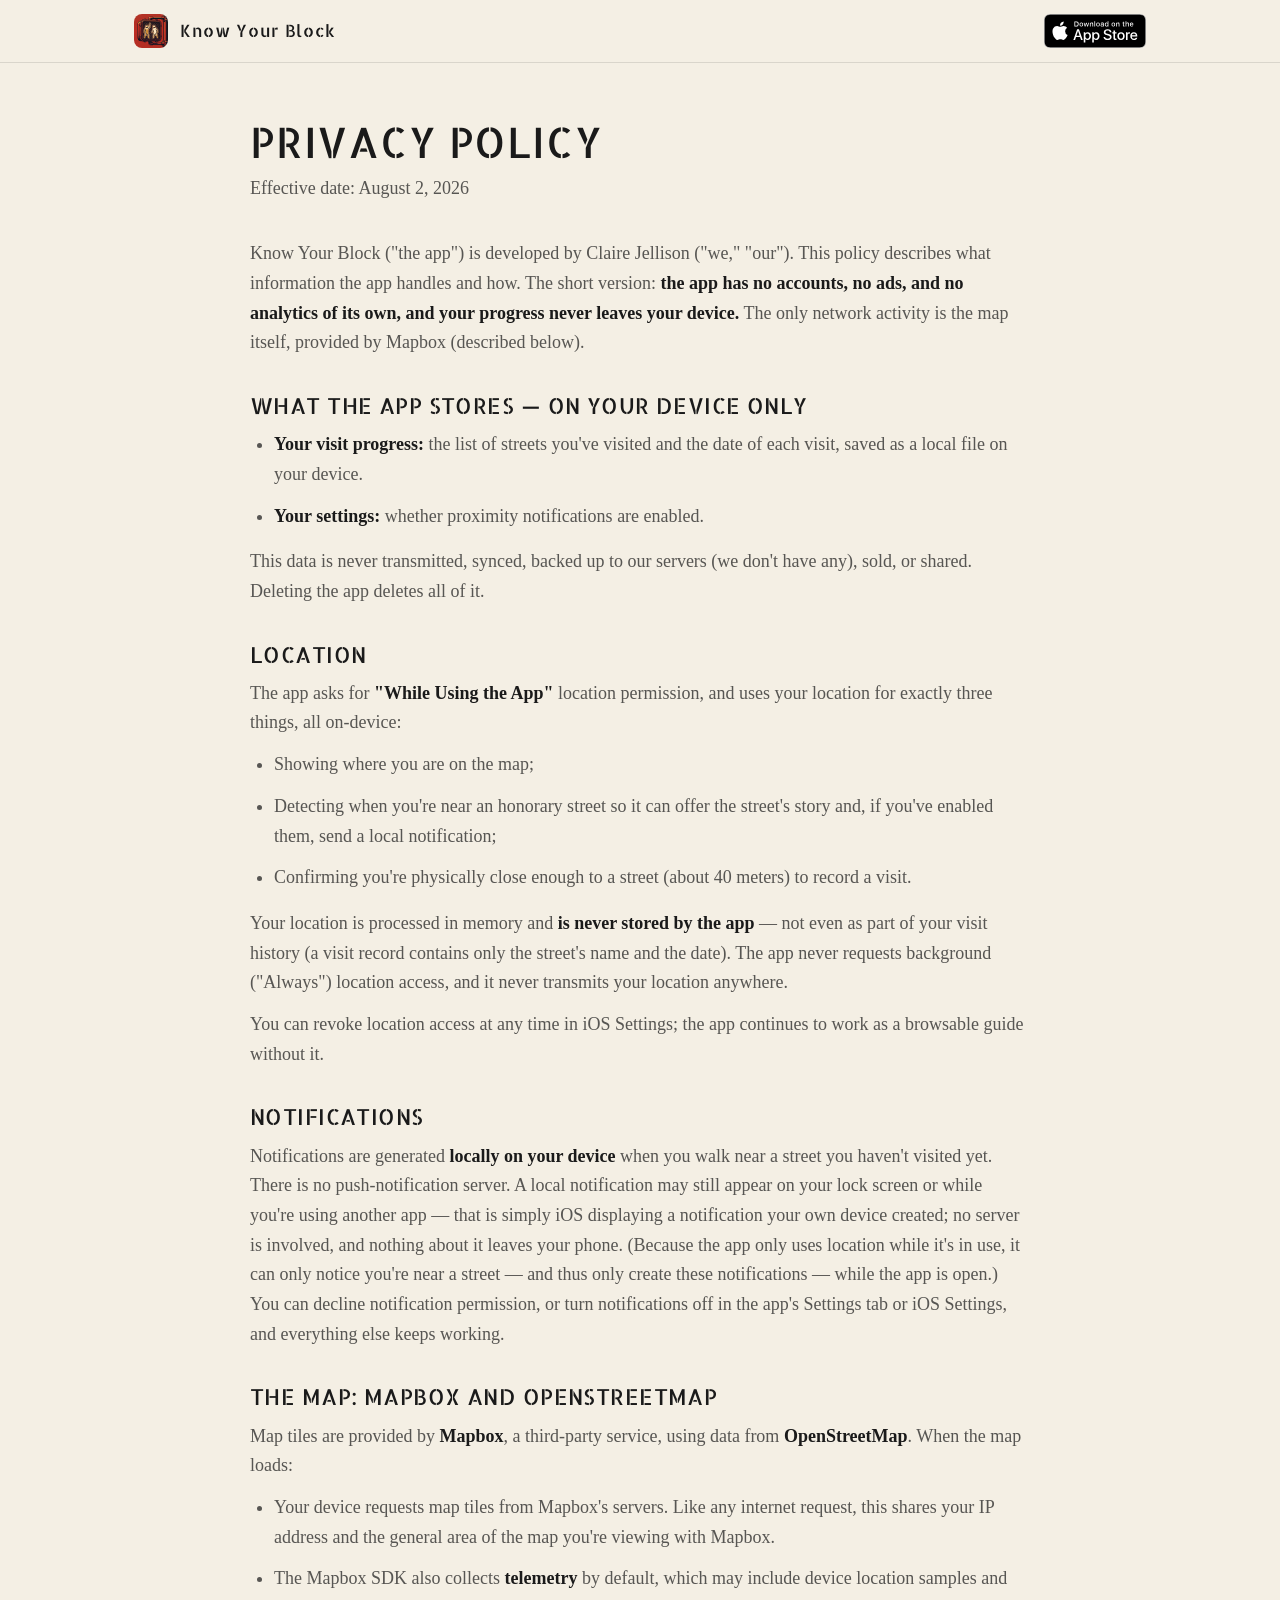
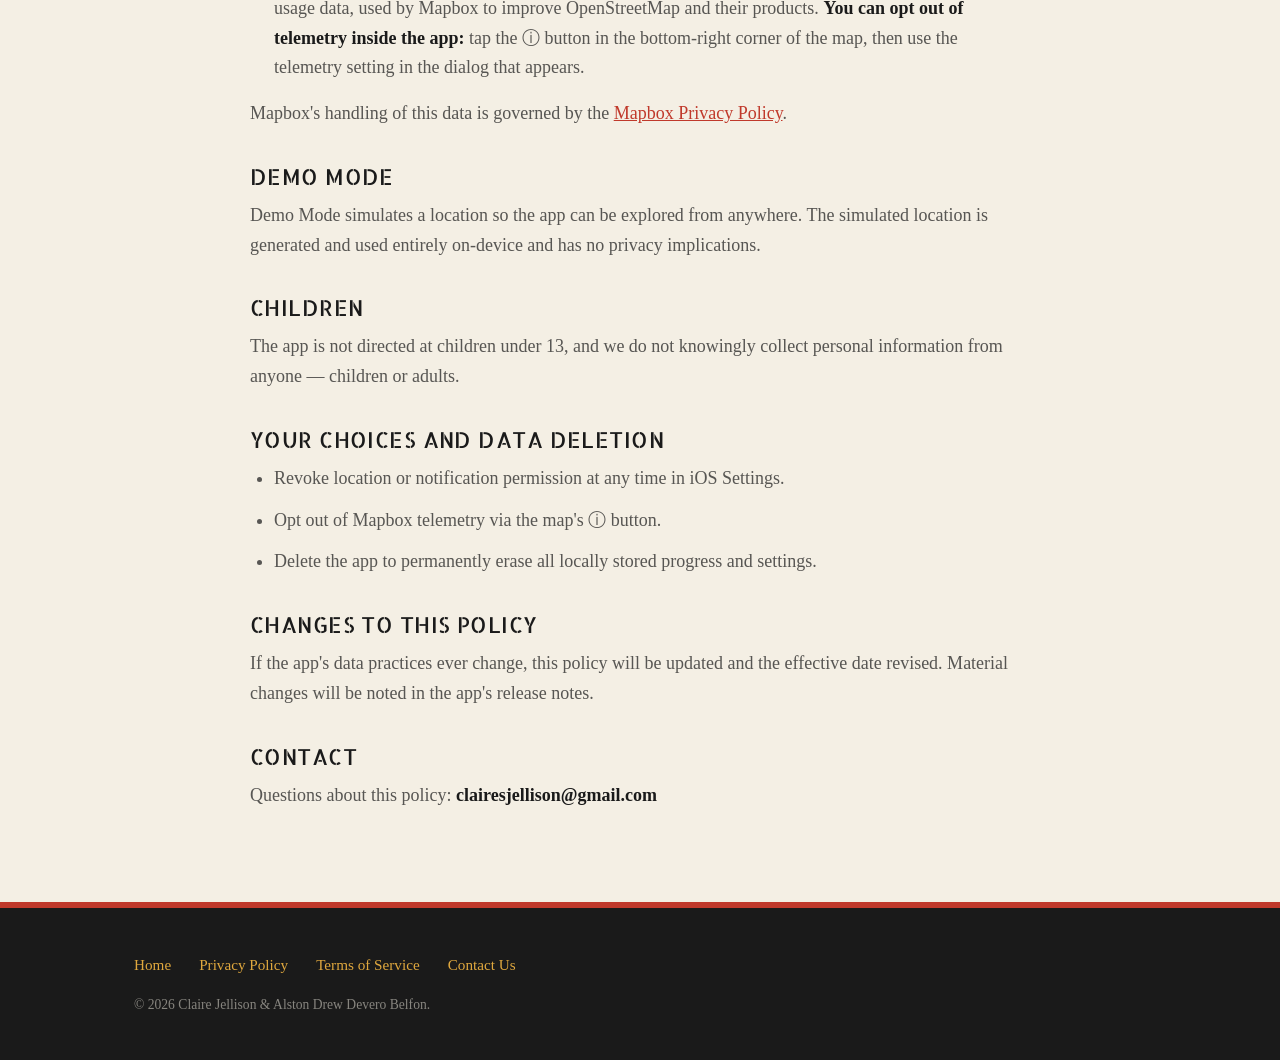
<file: privacy.html>
<!DOCTYPE html>
<html lang="en">
<head>
  <meta charset="UTF-8" />
  <meta name="viewport" content="width=device-width, initial-scale=1" />
  <title>Privacy Policy — Know Your Block</title>
  <meta name="robots" content="index,follow" />
  <link rel="icon" type="image/png" sizes="32x32" href="assets/img/favicon-32.png" />
  <link rel="apple-touch-icon" href="assets/img/apple-touch-icon.png" />
  <link rel="stylesheet" href="styles.css" />
</head>
<body>
<header class="site">
  <div class="wrap">
    <a class="brand" href="index.html">
      <img src="assets/img/favicon-64.png" alt="" width="34" height="34" />
      <span>Know Your Block</span>
    </a>
    <nav class="top">
      <a class="badge-link" href="https://apps.apple.com/us/app/knowyourblock/id6797319245" aria-label="Download on the App Store">
        <img class="badge" src="assets/img/appstore-badge.svg" alt="Download on the App Store" />
      </a>
    </nav>
  </div>
</header>
<main class="wrap legal">
  <h1>Privacy Policy</h1>
<p class="updated">Effective date: August 2, 2026</p>
<p>Know Your Block ("the app") is developed by Claire Jellison ("we," "our"). This policy describes what information the app handles and how. The short version: <strong>the app has no accounts, no ads, and no analytics of its own, and your progress never leaves your device.</strong> The only network activity is the map itself, provided by Mapbox (described below).</p>
<h2>What the app stores — on your device only</h2>
<ul>
<li><strong>Your visit progress:</strong> the list of streets you've visited and the date of each visit, saved as a local file on your device.</li>
<li><strong>Your settings:</strong> whether proximity notifications are enabled.</li>
</ul>
<p>This data is never transmitted, synced, backed up to our servers (we don't have any), sold, or shared. Deleting the app deletes all of it.</p>
<h2>Location</h2>
<p>The app asks for <strong>"While Using the App"</strong> location permission, and uses your location for exactly three things, all on-device:</p>
<ul>
<li>Showing where you are on the map;</li>
<li>Detecting when you're near an honorary street so it can offer the street's story and, if you've enabled them, send a local notification;</li>
<li>Confirming you're physically close enough to a street (about 40 meters) to record a visit.</li>
</ul>
<p>Your location is processed in memory and <strong>is never stored by the app</strong> — not even as part of your visit history (a visit record contains only the street's name and the date). The app never requests background ("Always") location access, and it never transmits your location anywhere.</p>
<p>You can revoke location access at any time in iOS Settings; the app continues to work as a browsable guide without it.</p>
<h2>Notifications</h2>
<p>Notifications are generated <strong>locally on your device</strong> when you walk near a street you haven't visited yet. There is no push-notification server. A local notification may still appear on your lock screen or while you're using another app — that is simply iOS displaying a notification your own device created; no server is involved, and nothing about it leaves your phone. (Because the app only uses location while it's in use, it can only notice you're near a street — and thus only create these notifications — while the app is open.) You can decline notification permission, or turn notifications off in the app's Settings tab or iOS Settings, and everything else keeps working.</p>
<h2>The map: Mapbox and OpenStreetMap</h2>
<p>Map tiles are provided by <strong>Mapbox</strong>, a third-party service, using data from <strong>OpenStreetMap</strong>. When the map loads:</p>
<ul>
<li>Your device requests map tiles from Mapbox's servers. Like any internet request, this shares your IP address and the general area of the map you're viewing with Mapbox.</li>
<li>The Mapbox SDK also collects <strong>telemetry</strong> by default, which may include device location samples and usage data, used by Mapbox to improve OpenStreetMap and their products. <strong>You can opt out of telemetry inside the app:</strong> tap the ⓘ button in the bottom-right corner of the map, then use the telemetry setting in the dialog that appears.</li>
</ul>
<p>Mapbox's handling of this data is governed by the <a href="https://www.mapbox.com/legal/privacy">Mapbox Privacy Policy</a>.</p>
<h2>Demo Mode</h2>
<p>Demo Mode simulates a location so the app can be explored from anywhere. The simulated location is generated and used entirely on-device and has no privacy implications.</p>
<h2>Children</h2>
<p>The app is not directed at children under 13, and we do not knowingly collect personal information from anyone — children or adults.</p>
<h2>Your choices and data deletion</h2>
<ul>
<li>Revoke location or notification permission at any time in iOS Settings.</li>
<li>Opt out of Mapbox telemetry via the map's ⓘ button.</li>
<li>Delete the app to permanently erase all locally stored progress and settings.</li>
</ul>
<h2>Changes to this policy</h2>
<p>If the app's data practices ever change, this policy will be updated and the effective date revised. Material changes will be noted in the app's release notes.</p>
<h2>Contact</h2>
<p>Questions about this policy: <strong>clairesjellison@gmail.com</strong></p>
</main>
<footer class="site">
  <div class="wrap">
    <div>
      <div class="cols">
        <a href="index.html">Home</a>
        <a href="privacy.html">Privacy Policy</a>
        <a href="terms.html">Terms of Service</a>
        <a href="mailto:clairesjellison@gmail.com,deverobelfon@gmail.com">Contact Us</a>
      </div>
      <p class="fine">&copy; 2026 Claire Jellison &amp; Alston Drew Devero Belfon.</p>
    </div>
  </div>
</footer>
</body>
</html>
</file>
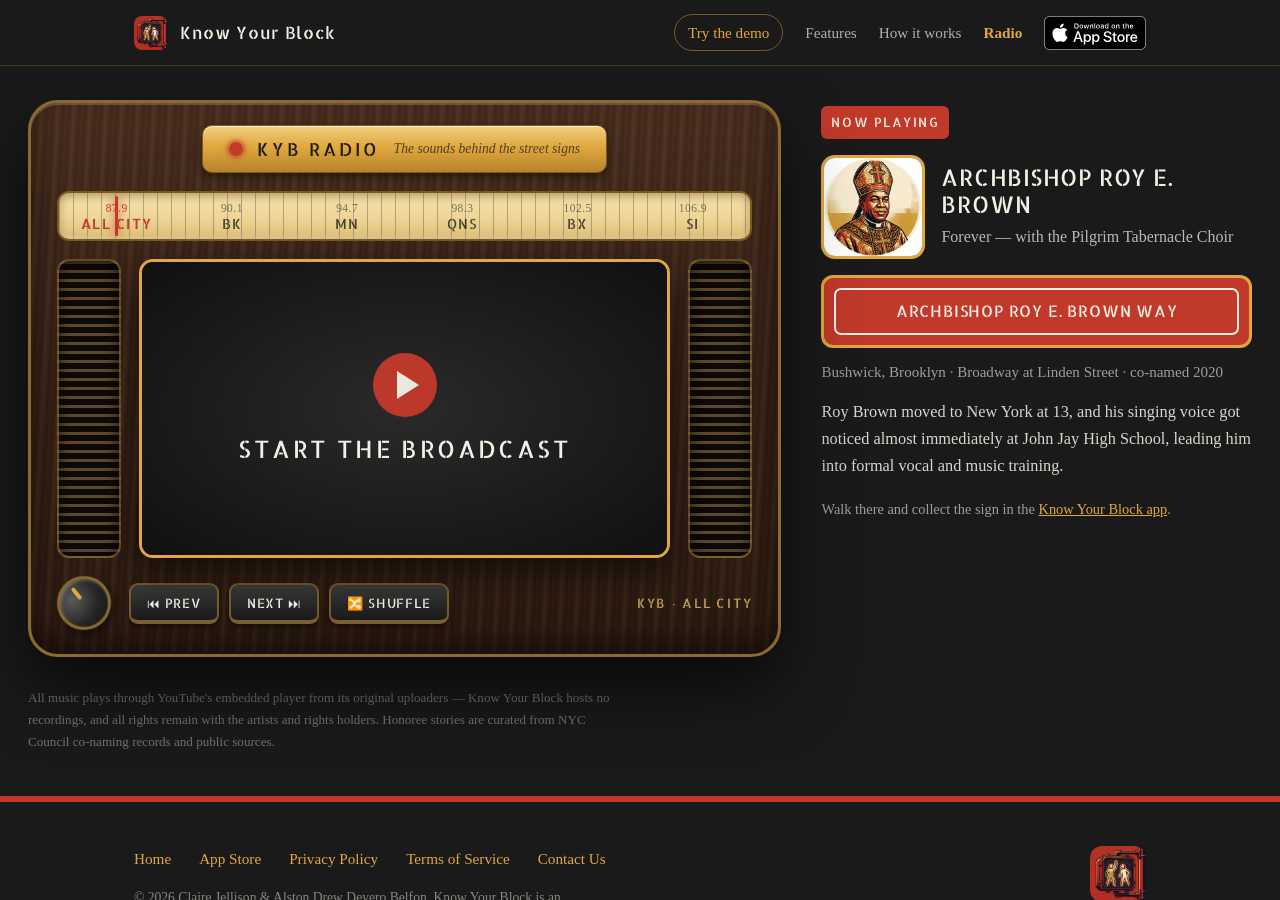
<file: radio.html>
<!DOCTYPE html>
<html lang="en">
<head>
  <meta charset="UTF-8" />
  <title>KYB Radio has moved</title>
  <meta http-equiv="refresh" content="0; url=/radio/" />
  <link rel="canonical" href="https://knowyourblock.nyc/radio/" />
</head>
<body>
  <p>KYB Radio has moved to <a href="/radio/">knowyourblock.nyc/radio/</a>.</p>
</body>
</html>
</file>
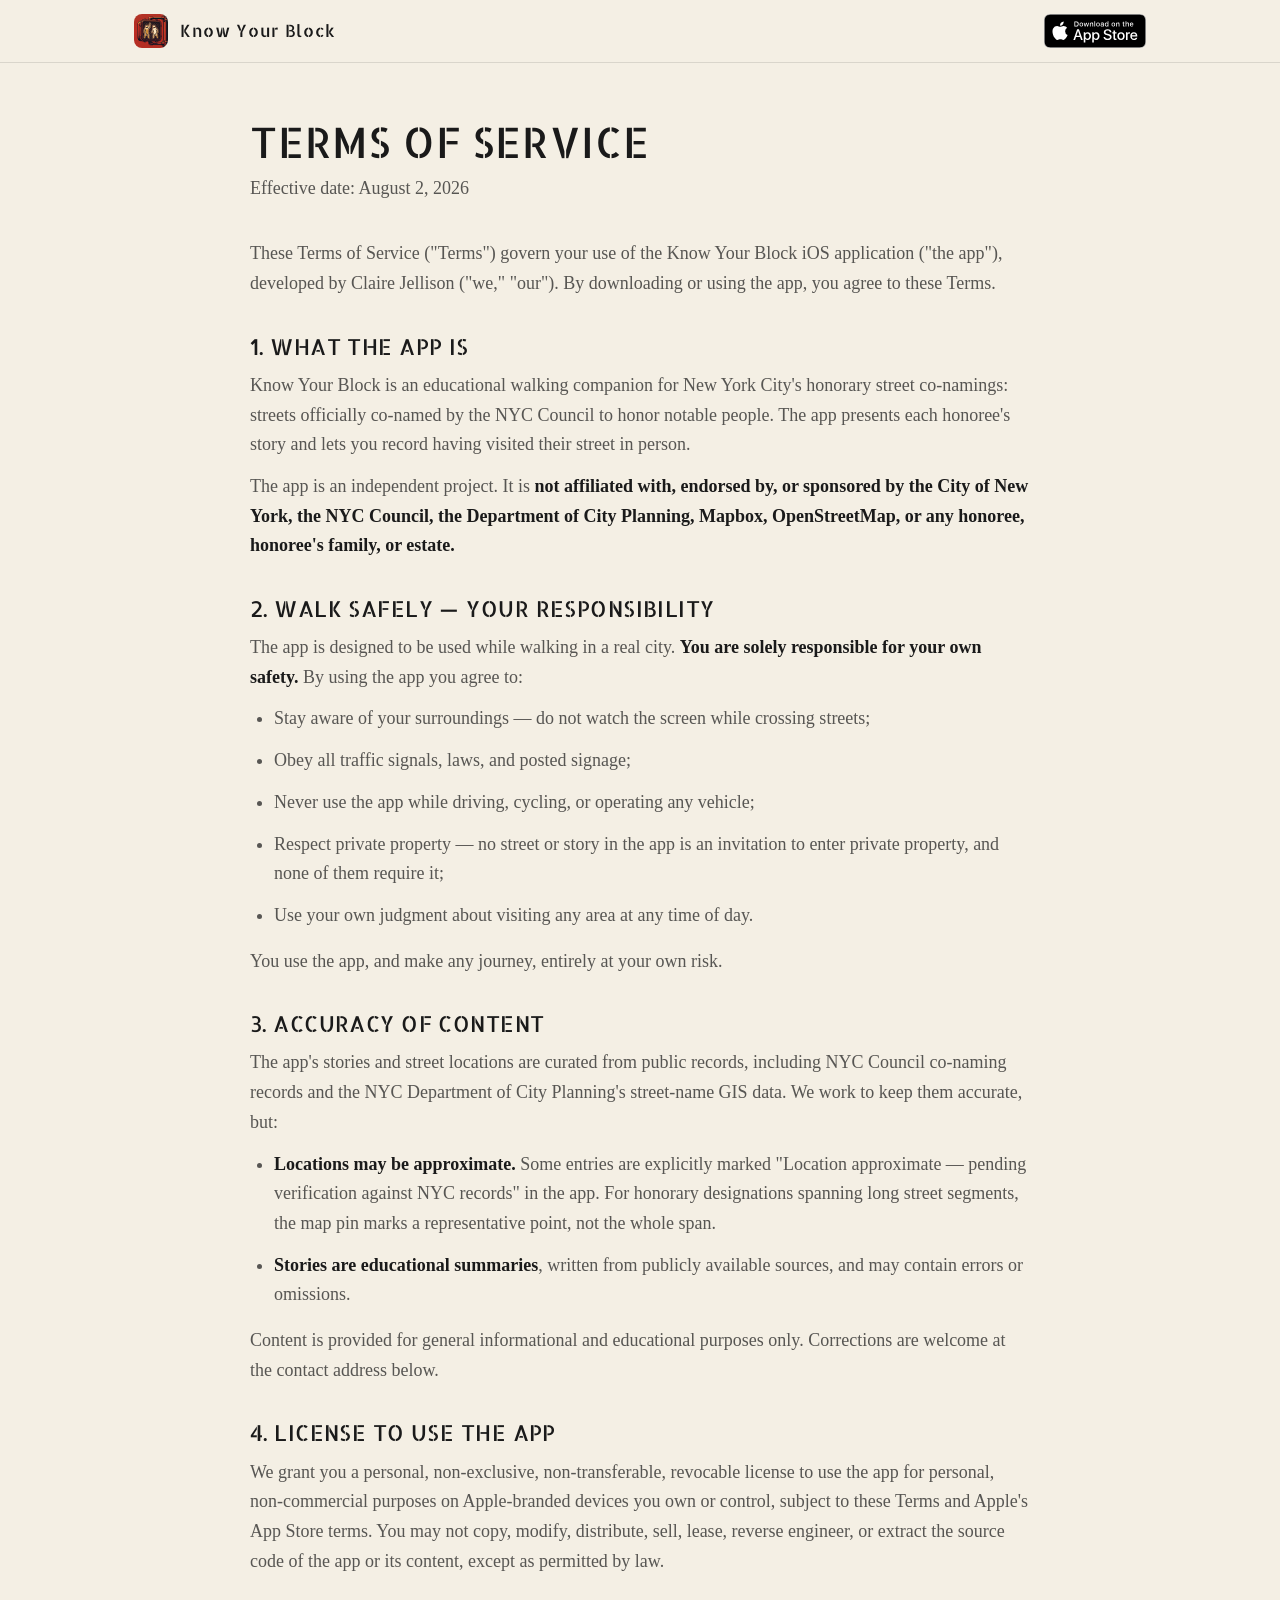
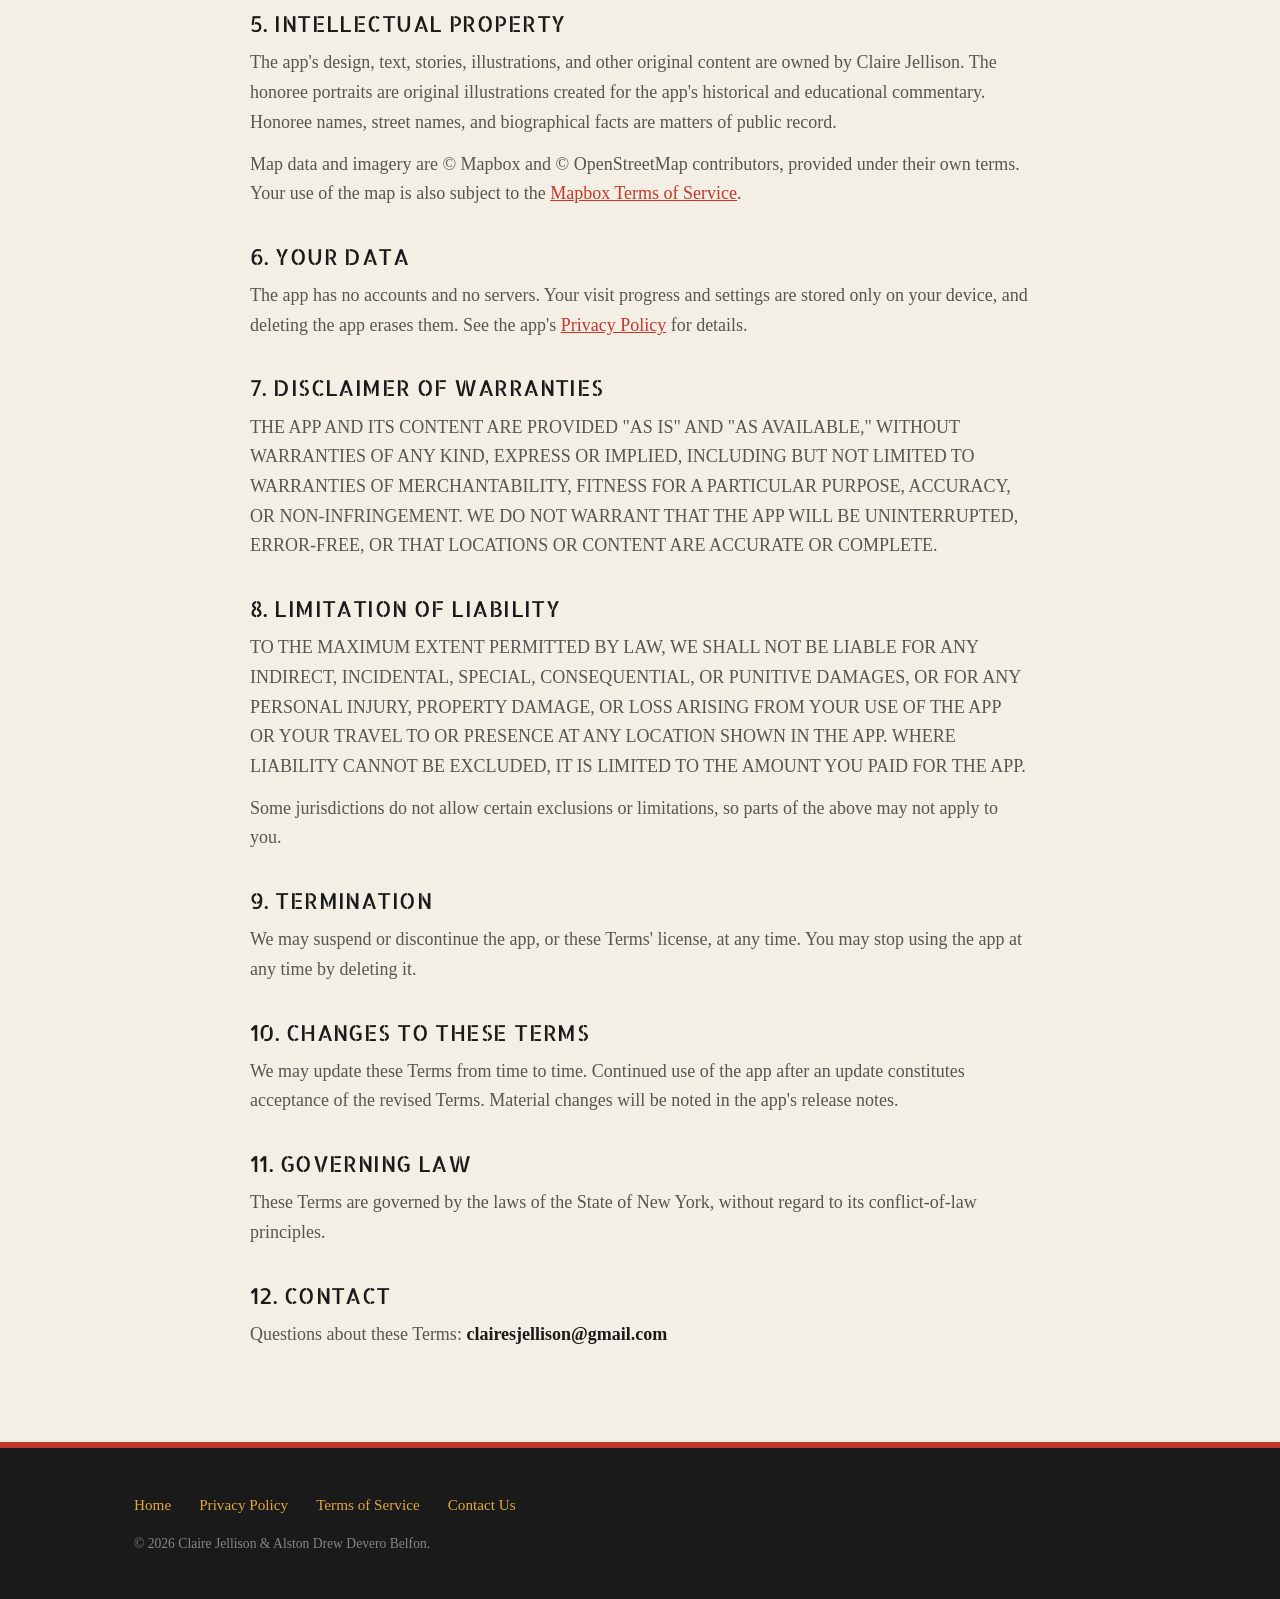
<file: terms.html>
<!DOCTYPE html>
<html lang="en">
<head>
  <meta charset="UTF-8" />
  <meta name="viewport" content="width=device-width, initial-scale=1" />
  <title>Terms of Service — Know Your Block</title>
  <meta name="robots" content="index,follow" />
  <link rel="icon" type="image/png" sizes="32x32" href="assets/img/favicon-32.png" />
  <link rel="apple-touch-icon" href="assets/img/apple-touch-icon.png" />
  <link rel="stylesheet" href="styles.css" />
</head>
<body>
<header class="site">
  <div class="wrap">
    <a class="brand" href="index.html">
      <img src="assets/img/favicon-64.png" alt="" width="34" height="34" />
      <span>Know Your Block</span>
    </a>
    <nav class="top">
      <a class="badge-link" href="https://apps.apple.com/us/app/knowyourblock/id6797319245" aria-label="Download on the App Store">
        <img class="badge" src="assets/img/appstore-badge.svg" alt="Download on the App Store" />
      </a>
    </nav>
  </div>
</header>
<main class="wrap legal">
  <h1>Terms of Service</h1>
<p class="updated">Effective date: August 2, 2026</p>
<p>These Terms of Service ("Terms") govern your use of the Know Your Block iOS application ("the app"), developed by Claire Jellison ("we," "our"). By downloading or using the app, you agree to these Terms.</p>
<h2>1. What the app is</h2>
<p>Know Your Block is an educational walking companion for New York City's honorary street co-namings: streets officially co-named by the NYC Council to honor notable people. The app presents each honoree's story and lets you record having visited their street in person.</p>
<p>The app is an independent project. It is <strong>not affiliated with, endorsed by, or sponsored by the City of New York, the NYC Council, the Department of City Planning, Mapbox, OpenStreetMap, or any honoree, honoree's family, or estate.</strong></p>
<h2>2. Walk safely — your responsibility</h2>
<p>The app is designed to be used while walking in a real city. <strong>You are solely responsible for your own safety.</strong> By using the app you agree to:</p>
<ul>
<li>Stay aware of your surroundings — do not watch the screen while crossing streets;</li>
<li>Obey all traffic signals, laws, and posted signage;</li>
<li>Never use the app while driving, cycling, or operating any vehicle;</li>
<li>Respect private property — no street or story in the app is an invitation to enter private property, and none of them require it;</li>
<li>Use your own judgment about visiting any area at any time of day.</li>
</ul>
<p>You use the app, and make any journey, entirely at your own risk.</p>
<h2>3. Accuracy of content</h2>
<p>The app's stories and street locations are curated from public records, including NYC Council co-naming records and the NYC Department of City Planning's street-name GIS data. We work to keep them accurate, but:</p>
<ul>
<li><strong>Locations may be approximate.</strong> Some entries are explicitly marked "Location approximate — pending verification against NYC records" in the app. For honorary designations spanning long street segments, the map pin marks a representative point, not the whole span.</li>
<li><strong>Stories are educational summaries</strong>, written from publicly available sources, and may contain errors or omissions.</li>
</ul>
<p>Content is provided for general informational and educational purposes only. Corrections are welcome at the contact address below.</p>
<h2>4. License to use the app</h2>
<p>We grant you a personal, non-exclusive, non-transferable, revocable license to use the app for personal, non-commercial purposes on Apple-branded devices you own or control, subject to these Terms and Apple's App Store terms. You may not copy, modify, distribute, sell, lease, reverse engineer, or extract the source code of the app or its content, except as permitted by law.</p>
<h2>5. Intellectual property</h2>
<p>The app's design, text, stories, illustrations, and other original content are owned by Claire Jellison. The honoree portraits are original illustrations created for the app's historical and educational commentary. Honoree names, street names, and biographical facts are matters of public record.</p>
<p>Map data and imagery are © Mapbox and © OpenStreetMap contributors, provided under their own terms. Your use of the map is also subject to the <a href="https://www.mapbox.com/legal/tos">Mapbox Terms of Service</a>.</p>
<h2>6. Your data</h2>
<p>The app has no accounts and no servers. Your visit progress and settings are stored only on your device, and deleting the app erases them. See the app's <a href="privacy.html">Privacy Policy</a> for details.</p>
<h2>7. Disclaimer of warranties</h2>
<p>THE APP AND ITS CONTENT ARE PROVIDED "AS IS" AND "AS AVAILABLE," WITHOUT WARRANTIES OF ANY KIND, EXPRESS OR IMPLIED, INCLUDING BUT NOT LIMITED TO WARRANTIES OF MERCHANTABILITY, FITNESS FOR A PARTICULAR PURPOSE, ACCURACY, OR NON-INFRINGEMENT. WE DO NOT WARRANT THAT THE APP WILL BE UNINTERRUPTED, ERROR-FREE, OR THAT LOCATIONS OR CONTENT ARE ACCURATE OR COMPLETE.</p>
<h2>8. Limitation of liability</h2>
<p>TO THE MAXIMUM EXTENT PERMITTED BY LAW, WE SHALL NOT BE LIABLE FOR ANY INDIRECT, INCIDENTAL, SPECIAL, CONSEQUENTIAL, OR PUNITIVE DAMAGES, OR FOR ANY PERSONAL INJURY, PROPERTY DAMAGE, OR LOSS ARISING FROM YOUR USE OF THE APP OR YOUR TRAVEL TO OR PRESENCE AT ANY LOCATION SHOWN IN THE APP. WHERE LIABILITY CANNOT BE EXCLUDED, IT IS LIMITED TO THE AMOUNT YOU PAID FOR THE APP.</p>
<p>Some jurisdictions do not allow certain exclusions or limitations, so parts of the above may not apply to you.</p>
<h2>9. Termination</h2>
<p>We may suspend or discontinue the app, or these Terms' license, at any time. You may stop using the app at any time by deleting it.</p>
<h2>10. Changes to these Terms</h2>
<p>We may update these Terms from time to time. Continued use of the app after an update constitutes acceptance of the revised Terms. Material changes will be noted in the app's release notes.</p>
<h2>11. Governing law</h2>
<p>These Terms are governed by the laws of the State of New York, without regard to its conflict-of-law principles.</p>
<h2>12. Contact</h2>
<p>Questions about these Terms: <strong>clairesjellison@gmail.com</strong></p>
</main>
<footer class="site">
  <div class="wrap">
    <div>
      <div class="cols">
        <a href="index.html">Home</a>
        <a href="privacy.html">Privacy Policy</a>
        <a href="terms.html">Terms of Service</a>
        <a href="mailto:clairesjellison@gmail.com,deverobelfon@gmail.com">Contact Us</a>
      </div>
      <p class="fine">&copy; 2026 Claire Jellison &amp; Alston Drew Devero Belfon.</p>
    </div>
  </div>
</footer>
</body>
</html>
</file>
<file: styles.css>
/* Know Your Block — marketing site
   Bold & Civic design system, mirrored from the app:
   paper #F4EFE4 · ink #1A1A1A · signal red #C0392B · gold #E0A83E
   Headlines/subtitles: Allerta Stencil (Google Fonts, SIL OFL)
   Body: Iowan Old Style (app's story face) with Georgia fallback */

@font-face {
  font-family: "Allerta Stencil";
  src: url("assets/fonts/Allerta_Stencil/AllertaStencil-Regular.ttf") format("truetype");
  font-weight: normal;
  font-style: normal;
  font-display: swap;
}

/* The app's own display face — kept available for app-authentic moments (e.g. if a
   sign graphic needs to match the in-app signs exactly), but site headings use
   Allerta Stencil (SIL OFL, see assets/fonts/Allerta_Stencil/OFL.txt). */
@font-face {
  font-family: "KYB Civic Stencil";
  src: url("assets/fonts/KYBCivicStencil.ttf") format("truetype");
  font-weight: normal;
  font-style: normal;
  font-display: swap;
}

:root {
  --paper: #f4efe4;
  --ink: #1a1a1a;
  --red: #c0392b;
  --gold: #e0a83e;
  --road: #d8cbac;
  --plate: #3f3f3f;
  --ink-soft: rgba(26, 26, 26, 0.72);
  --ink-faint: rgba(26, 26, 26, 0.12);
  --stencil: "Allerta Stencil", "Arial Black", sans-serif;
  --serif: "Iowan Old Style", Georgia, "Times New Roman", serif;
}

* { margin: 0; padding: 0; box-sizing: border-box; }

html { scroll-behavior: smooth; }

body {
  background: var(--paper);
  color: var(--ink);
  font-family: var(--serif);
  font-size: 1.125rem;
  line-height: 1.65;
  -webkit-font-smoothing: antialiased;
}

.wrap { max-width: 1060px; margin: 0 auto; padding: 0 24px; }

h1, h2, h3, .stencil {
  font-family: var(--stencil);
  text-transform: uppercase;
  font-weight: normal;
  line-height: 1.12;
  letter-spacing: 0.02em;
}

a { color: var(--red); }

/* ---------- header ---------- */
header.site {
  border-bottom: 1px solid var(--ink-faint);
  background: var(--paper);
  position: sticky;
  top: 0;
  z-index: 10;
}
header.site .wrap {
  display: flex;
  align-items: center;
  justify-content: space-between;
  padding-top: 14px;
  padding-bottom: 14px;
}
.brand {
  display: flex;
  align-items: center;
  gap: 12px;
  text-decoration: none;
  color: var(--ink);
}
.brand img { width: 34px; height: 34px; border-radius: 8px; }
.brand span { font-family: var(--stencil); font-size: 1.05rem; letter-spacing: 0.04em; }
nav.top { display: flex; gap: 22px; align-items: center; }
nav.top a {
  color: var(--ink-soft);
  text-decoration: none;
  font-size: 0.95rem;
}
nav.top a:hover { color: var(--red); }
nav.top a.demo {
  color: var(--red);
  border: 1px solid rgba(192, 57, 43, 0.4);
  border-radius: 999px;
  padding: 5px 13px;
  white-space: nowrap;
}
nav.top a.demo .short { display: none; }
nav.top a.demo:hover { background: var(--red); color: var(--paper); border-color: var(--red); }
nav.top a.badge-link { line-height: 0; }
nav.top img.badge { height: 34px; }

/* ---------- hero ---------- */
.hero { padding: 72px 0 56px; overflow: hidden; }
.hero .wrap {
  display: grid;
  grid-template-columns: 1.15fr 0.85fr;
  gap: 48px;
  align-items: center;
}
.hero h1 { font-size: clamp(2.4rem, 5.5vw, 3.9rem); }
.hero h1 .red { color: var(--red); }
.hero p.lede {
  margin: 22px 0 8px;
  font-size: 1.3rem;
  color: var(--ink-soft);
  max-width: 34ch;
}
.hero p.sub { color: var(--ink-soft); font-size: 1.05rem; max-width: 44ch; }
.cta-row { display: flex; align-items: center; gap: 20px; margin-top: 30px; flex-wrap: wrap; }
.cta-row img.badge { height: 54px; }
.cta-row .free { font-size: 0.95rem; color: var(--ink-soft); }

.phone {
  width: 100%;
  max-width: 340px;
  justify-self: center;
  border-radius: 42px;
  border: 10px solid var(--ink);
  box-shadow: 0 24px 60px rgba(26, 26, 26, 0.28);
  overflow: hidden;
  background: var(--ink);
}
.phone img, .phone video { display: block; width: 100%; height: auto; }

/* ---------- red rule between sections ---------- */
.rule {
  height: 6px;
  background: var(--red);
  border: 0;
}

/* ---------- value strip ---------- */
.value { background: var(--ink); color: var(--paper); padding: 64px 0; }
.value h2 { font-size: clamp(1.6rem, 3.4vw, 2.4rem); max-width: 24ch; }
.value h2 .gold { color: var(--gold); }
.value p { margin-top: 18px; color: rgba(244, 239, 228, 0.82); max-width: 62ch; }

/* ---------- features ---------- */
.features { padding: 72px 0; }
.features h2 { font-size: clamp(1.7rem, 3.6vw, 2.5rem); margin-bottom: 40px; }
.feature-grid {
  display: grid;
  grid-template-columns: repeat(3, 1fr);
  gap: 28px;
}
.card {
  background: #fffdf7;
  border: 1px solid var(--ink-faint);
  border-radius: 14px;
  padding: 28px;
  box-shadow: 0 8px 22px rgba(26, 26, 26, 0.07);
}
.card .tag {
  display: inline-block;
  font-family: var(--stencil);
  font-size: 0.8rem;
  letter-spacing: 0.12em;
  color: var(--paper);
  background: var(--red);
  border-radius: 6px;
  padding: 6px 10px;
  margin-bottom: 16px;
}
.card:nth-child(2) .tag { background: var(--gold); color: var(--ink); }
.card:nth-child(3) .tag { background: var(--ink); }
.card h3 { font-size: 1.05rem; margin-bottom: 8px; letter-spacing: 0.05em; }
.card p { font-size: 1rem; color: var(--ink-soft); }

/* ---------- gallery ---------- */
.gallery { background: #ece5d4; padding: 72px 0; }
.gallery h2 { font-size: clamp(1.7rem, 3.6vw, 2.5rem); margin-bottom: 12px; }
.gallery p.hint { color: var(--ink-soft); margin-bottom: 36px; }
.shots {
  display: grid;
  grid-template-columns: repeat(4, 1fr);
  gap: 22px;
}
.shots figure { margin: 0; }
.shots img {
  width: 100%;
  height: auto;
  border-radius: 20px;
  border: 4px solid var(--ink);
  box-shadow: 0 12px 30px rgba(26, 26, 26, 0.18);
}
.shots figcaption {
  margin-top: 10px;
  font-size: 0.9rem;
  text-align: center;
  color: var(--ink-soft);
}

/* ---------- how it works ---------- */
.how { padding: 72px 0; }
.how h2 { font-size: clamp(1.7rem, 3.6vw, 2.5rem); margin-bottom: 40px; }
.steps { display: grid; grid-template-columns: repeat(4, 1fr); gap: 26px; counter-reset: step; }
.step { position: relative; padding-top: 66px; }
.step::before {
  counter-increment: step;
  content: counter(step);
  position: absolute;
  top: 0; left: 0;
  width: 48px; height: 48px;
  border-radius: 50%;
  background: var(--red);
  color: var(--paper);
  font-family: var(--stencil);
  font-size: 1.3rem;
  display: flex; align-items: center; justify-content: center;
}
.step:nth-child(4)::before { background: var(--gold); color: var(--ink); }
.step h3 { font-size: 1rem; margin-bottom: 6px; letter-spacing: 0.05em; }
.step p { font-size: 0.98rem; color: var(--ink-soft); }

/* ---------- privacy strip ---------- */
.trust { background: var(--ink); color: var(--paper); padding: 64px 0; }
.trust h2 { font-size: clamp(1.6rem, 3.4vw, 2.3rem); margin-bottom: 26px; }
.trust h2 .gold { color: var(--gold); }
.trust ul { list-style: none; display: grid; grid-template-columns: repeat(2, 1fr); gap: 14px 40px; max-width: 860px; }
.trust li { padding-left: 30px; position: relative; color: rgba(244, 239, 228, 0.86); }
.trust li::before { content: "★"; position: absolute; left: 0; color: var(--gold); }
.trust p.links { margin-top: 26px; }
.trust p.links a { color: var(--gold); }

/* ---------- faq ---------- */
.faq { padding: 72px 0; }
.faq h2 { font-size: clamp(1.7rem, 3.6vw, 2.5rem); margin-bottom: 32px; }
.faq details {
  border-bottom: 1px solid var(--ink-faint);
  padding: 18px 0;
}
.faq summary {
  cursor: pointer;
  font-weight: bold;
  font-size: 1.1rem;
  list-style: none;
  position: relative;
  padding-right: 36px;
}
.faq summary::-webkit-details-marker { display: none; }
.faq summary::after {
  content: "+";
  position: absolute; right: 6px; top: 0;
  font-family: var(--stencil);
  color: var(--red);
}
.faq details[open] summary::after { content: "–"; }
.faq details p { margin-top: 12px; color: var(--ink-soft); max-width: 70ch; }

/* ---------- final cta ---------- */
.final { text-align: center; padding: 84px 0; }
.final .sign {
  display: inline-block;
  background: var(--red);
  border: 6px solid var(--gold);
  border-radius: 22px;
  padding: 34px 48px;
  box-shadow: 0 18px 44px rgba(26, 26, 26, 0.22);
}
.final .sign-inner {
  border: 3px double var(--paper);
  border-radius: 12px;
  padding: 20px 34px;
}
.final .sign h2 { color: var(--paper); font-size: clamp(1.6rem, 4vw, 2.6rem); }
.final p { margin: 26px auto 22px; color: var(--ink-soft); max-width: 46ch; }
.final img.badge { height: 58px; }

/* ---------- footer ---------- */
footer.site {
  border-top: 6px solid var(--red);
  background: var(--ink);
  color: rgba(244, 239, 228, 0.75);
  padding: 44px 0;
  font-size: 0.95rem;
}
footer.site .wrap { display: grid; grid-template-columns: 1fr auto; gap: 24px; }
footer.site a { color: var(--gold); text-decoration: none; }
footer.site a:hover { text-decoration: underline; }
footer.site .cols { display: flex; gap: 28px; flex-wrap: wrap; }
footer.site .fine { margin-top: 16px; font-size: 0.85rem; color: rgba(244, 239, 228, 0.5); max-width: 70ch; }
footer.site .footer-mark { border-radius: 12px; }

/* ---------- legal pages ---------- */
.legal { padding: 56px 0 80px; max-width: 780px; }
.legal h1 { font-size: clamp(1.8rem, 4vw, 2.6rem); margin-bottom: 8px; }
.legal .updated { color: var(--ink-soft); margin-bottom: 36px; }
.legal h2 { font-size: 1.35rem; margin: 36px 0 12px; }
.legal p, .legal li { color: var(--ink-soft); margin-bottom: 12px; }
.legal ul { padding-left: 24px; margin-bottom: 16px; }
.legal strong { color: var(--ink); }

/* ---------- responsive ---------- */
@media (max-width: 900px) {
  .feature-grid, .steps { grid-template-columns: 1fr 1fr; }
  .shots { grid-template-columns: 1fr 1fr; }
  .hero .wrap { grid-template-columns: 1fr; }
  .phone { max-width: 300px; }
  .trust ul { grid-template-columns: 1fr; }
}
@media (max-width: 560px) {
  .feature-grid, .steps, .shots { grid-template-columns: 1fr; }
  nav.top a.text { display: none; }
  /* the demo link survives the small-screen nav cull — it works on a phone */
  nav.top { gap: 12px; }
  nav.top a.demo { font-size: 0.85rem; padding: 5px 11px; }
  nav.top a.demo .long { display: none; }
  nav.top a.demo .short { display: inline; }
  footer.site .wrap { grid-template-columns: 1fr; }
}
</file>
<file: demo/styles.css>
/* Know Your Block — interactive web demo
   Bold & Civic palette mirrored from the app (BoldCivicPalette.swift):
   paper #F4EFE4 · ink #1A1A1A · signal red #C0392B · gold #E0A83E */

@font-face {
  font-family: "KYB Civic Stencil";
  src: url("assets/fonts/KYBCivicStencil.ttf") format("truetype");
  font-display: swap;
}
@font-face {
  font-family: "Allerta Stencil";
  src: url("assets/fonts/AllertaStencil-Regular.ttf") format("truetype");
  font-display: swap;
}

:root {
  --paper: #f4efe4;
  --ink: #1a1a1a;
  --red: #c0392b;
  --gold: #e0a83e;
  --olive: #c4c19f;
  --teal: #9fb6ad;
  --road-minor: #e7e0d0;
  --road-major: #d8cbac;
  --on-dark: #f4efe4;
  --gray-plate: #9a9a9a;
  --stencil: "KYB Civic Stencil", "Allerta Stencil", "Arial Black", sans-serif;
  --serif: "Iowan Old Style", Georgia, "Times New Roman", serif;
  --label: -apple-system, BlinkMacSystemFont, "Segoe UI", Roboto, sans-serif;
  --collect-radius: 40;
}

* { margin: 0; padding: 0; box-sizing: border-box; -webkit-tap-highlight-color: transparent; }

html, body { height: 100%; }

body {
  background: #24211c;
  color: var(--ink);
  font-family: var(--serif);
  overflow: hidden;
  -webkit-font-smoothing: antialiased;
}

.visually-hidden {
  position: absolute; width: 1px; height: 1px; overflow: hidden;
  clip: rect(0 0 0 0); clip-path: inset(50%); white-space: nowrap;
}

/* ---------- stage ---------- */
/* Full-bleed on every size: phone, desktop browser, or a landscape touch table. */
.device { height: 100dvh; width: 100%; }
.screen {
  position: relative;
  width: 100%;
  height: 100dvh;
  overflow: hidden;
  background: var(--paper);
  touch-action: none;
  -webkit-user-select: none;
  user-select: none;
  cursor: grab;
}
.screen.dragging { cursor: grabbing; }

#map { position: absolute; inset: 0; width: 100%; height: 100%; display: block; }

.layer { position: absolute; inset: 0; pointer-events: none; }

/* ---------- street sign pin ---------- */
.pin {
  position: absolute;
  top: 0; left: 0;
  transform-origin: 50% 100%; /* the pole's foot sits on the coordinate */
  pointer-events: auto;
  background: none;
  border: 0;
  padding: 0;
  cursor: pointer;
  display: flex;
  flex-direction: column;
  align-items: center;
  will-change: transform;
}
.pin:focus-visible { outline: 3px solid var(--red); outline-offset: 6px; border-radius: 10px; }

.sign {
  position: relative;
  display: block;
  transition: transform .55s cubic-bezier(.2, 1.5, .4, 1), filter .45s ease, opacity .45s ease;
}
.sign-plate {
  position: relative;
  display: grid;
  place-items: center;
  background-image: url("assets/sign_plate.png");
  background-size: cover;
  background-position: center;
  border: 1px solid rgba(224, 168, 62, .4);
  box-shadow: 0 5px 9px rgba(0, 0, 0, .18);
  transition: transform .55s cubic-bezier(.2, 1.5, .4, 1), border-color .45s ease;
}
.sign-name {
  font-family: var(--stencil);
  color: var(--on-dark);
  text-transform: uppercase;
  text-align: center;
  line-height: 1.05;
  letter-spacing: .02em;
  text-shadow: 0 1px 2px rgba(0, 0, 0, .45);
  padding: 0 6%;
}
.sign-badge-wrap { position: absolute; right: 0; bottom: 0; }
.sign-badge {
  display: block;
  border-radius: 50%;
  object-fit: cover;
  background: var(--paper);
  box-shadow: 0 1px 2px rgba(0, 0, 0, .25);
  transition: filter .45s ease, opacity .45s ease, box-shadow .45s ease;
}

/* uncollected = grayscale, dimmed, tilted (matches StreetSignView) */
.sign.locked { transform: scale(.94); }
.sign.locked .sign-plate { transform: rotate(-6deg); filter: grayscale(1) brightness(.95); opacity: .82; }
.sign.locked .sign-badge { filter: grayscale(1); opacity: .85; box-shadow: 0 0 0 var(--badge-ring, 2px) var(--gray-plate), 0 1px 2px rgba(0, 0, 0, .25); }
.sign:not(.locked) .sign-badge { box-shadow: 0 0 0 var(--badge-ring, 2px) var(--gold), 0 1px 2px rgba(0, 0, 0, .25); }
.sign:not(.locked) .sign-plate { border-color: rgba(224, 168, 62, .9); }

.pole {
  width: 5.5px;
  height: 34px;
  margin-top: -3px;
  background: linear-gradient(to right, rgba(26, 26, 26, .6), var(--ink), rgba(26, 26, 26, .75));
}
.pole-shadow { width: 18px; height: 5px; margin-top: -1px; border-radius: 50%; background: rgba(0, 0, 0, .16); }

/* gentle pulse on uncollected map pins (easeInOut, matches the app) */
@keyframes pinPulse {
  0%, 100% { transform: rotate(-6deg) scale(1); }
  50%      { transform: rotate(-6deg) scale(1.08); }
}
.pin.pulsing .sign.locked .sign-plate { animation: pinPulse 2.8s ease-in-out infinite; }

/* ---------- walking puck ---------- */
.puck {
  position: absolute;
  top: 0; left: 0;
  width: 54px; height: 54px;
  display: grid;
  place-items: center;
  will-change: transform;
}
.puck-ring {
  position: relative;
  width: 46px; height: 46px;
  border-radius: 50%;
  background: var(--paper);
  display: grid;
  place-items: center;
  box-shadow: 0 0 0 0 rgba(0, 0, 0, .25), 0 0 3px 1px rgba(0, 0, 0, .25);
}
.puck-ring::before {
  content: "";
  position: absolute;
  width: 40px; height: 40px;
  border-radius: 50%;
  background: var(--ink);
  border: 2px solid var(--gold);
}
.puck-figure {
  position: relative;
  height: 26px;
  width: auto;
  overflow: visible;
}
.puck.flip .puck-figure { transform: scaleX(-1); }

.fig-head, .fig-torso, .fig-limb { fill: var(--gold); }
.fig-back { opacity: .5; }
.fig-limb { transform-box: fill-box; }
.arm-a, .arm-b { transform-origin: 50% 6%; }
.leg-a, .leg-b { transform-origin: 50% 4%; }
.fig-bob { transform-box: fill-box; transform-origin: 50% 85%; }

/* a real two-beat walk cycle: opposite arm and leg swing together, and the body leans
   into each stride the way the app's two walk frames do */
@keyframes limbSwingA { 0%, 100% { transform: rotate(34deg); } 50% { transform: rotate(-34deg); } }
@keyframes limbSwingB { 0%, 100% { transform: rotate(-34deg); } 50% { transform: rotate(34deg); } }
@keyframes armSwingA { 0%, 100% { transform: rotate(-24deg); } 50% { transform: rotate(24deg); } }
@keyframes armSwingB { 0%, 100% { transform: rotate(24deg); } 50% { transform: rotate(-24deg); } }
@keyframes bodyBob {
  0%, 100% { transform: translateY(0) rotate(-6deg); }
  25%      { transform: translateY(-1.1px) rotate(0deg); }
  50%      { transform: translateY(0) rotate(7deg); }
  75%      { transform: translateY(-1.1px) rotate(0deg); }
}

.puck.walking .leg-a { animation: limbSwingA var(--cycle, .62s) ease-in-out infinite; }
.puck.walking .leg-b { animation: limbSwingB var(--cycle, .62s) ease-in-out infinite; }
.puck.walking .arm-a { animation: armSwingB var(--cycle, .62s) ease-in-out infinite; }
.puck.walking .arm-b { animation: armSwingA var(--cycle, .62s) ease-in-out infinite; }
.puck.walking .fig-bob { animation: bodyBob var(--cycle, .62s) ease-in-out infinite; }
/* idle drops every limb back to the standing pose rather than freezing mid-stride */
.puck:not(.walking) .fig-limb, .puck:not(.walking) .fig-bob { animation: none; }

/* ---------- top chrome ---------- */
.topbar {
  position: absolute;
  top: 0; left: 0; right: 0;
  padding: max(14px, env(safe-area-inset-top)) 18px 12px;
  display: flex;
  align-items: center;
  justify-content: space-between;
  gap: 12px;
  background: linear-gradient(to bottom, rgba(244, 239, 228, .95), rgba(244, 239, 228, 0));
  pointer-events: none;
}
.wordmark {
  font-family: var(--stencil);
  font-size: 17px;
  letter-spacing: .06em;
  text-transform: uppercase;
  color: var(--ink);
  text-decoration: none;
  pointer-events: auto; /* the topbar itself is click-through so the map stays draggable */
}
.wordmark:hover { color: var(--red); }
.counter {
  font-family: var(--label);
  font-size: 10.5px;
  font-weight: 600;
  letter-spacing: 1.1px;
  text-transform: uppercase;
  color: rgba(26, 26, 26, .55);
  background: rgba(244, 239, 228, .9);
  border: 1px solid rgba(26, 26, 26, .14);
  border-radius: 999px;
  padding: 5px 11px;
}

/* ---------- notification ---------- */
.notif {
  position: absolute;
  top: calc(max(14px, env(safe-area-inset-top)) + 44px);
  left: 12px; right: 12px;
  max-width: 460px;
  margin-inline: auto;
  display: flex;
  align-items: center;
  gap: 12px;
  padding: 12px 14px;
  border-radius: 18px;
  background: rgba(30, 28, 25, .92);
  -webkit-backdrop-filter: blur(14px);
  backdrop-filter: blur(14px);
  color: var(--on-dark);
  box-shadow: 0 12px 30px rgba(0, 0, 0, .35);
  transform: translateY(-140%);
  opacity: 0;
  transition: transform .42s cubic-bezier(.2, .9, .3, 1.2), opacity .3s ease;
  pointer-events: none;
  cursor: pointer;
  z-index: 6;
}
.notif.show { transform: translateY(0); opacity: 1; pointer-events: auto; }
.notif-icon { width: 34px; height: 34px; border-radius: 9px; flex: none; }
.notif-copy { min-width: 0; }
.notif-title {
  font-family: var(--label);
  font-size: 14px;
  font-weight: 700;
  line-height: 1.25;
  overflow: hidden;
  text-overflow: ellipsis;
  white-space: nowrap;
}
.notif-body { font-family: var(--label); font-size: 13px; opacity: .75; }

/* ---------- nearest peek HUD ---------- */
.peek {
  position: absolute;
  left: 12px; right: 12px;
  max-width: 460px;
  margin-inline: auto;
  bottom: calc(max(16px, env(safe-area-inset-bottom)) + 52px);
  display: flex;
  align-items: center;
  gap: 12px;
  padding: 11px 14px;
  border-radius: 14px;
  background: rgba(244, 239, 228, .94);
  border: 1px solid rgba(26, 26, 26, .14);
  box-shadow: 0 8px 22px rgba(0, 0, 0, .16);
  pointer-events: none;
}
.peek-arrow svg { width: 20px; height: 20px; fill: var(--red); display: block; }
.peek-arrow { transition: transform .18s linear; }
.peek-name { font-family: var(--stencil); font-size: 14px; text-transform: uppercase; letter-spacing: .03em; }
.peek-dist {
  font-family: var(--label);
  font-size: 10.5px;
  font-weight: 600;
  letter-spacing: 1.1px;
  text-transform: uppercase;
  color: rgba(26, 26, 26, .5);
}
.peek.in-range .peek-dist { color: var(--red); }

/* ---------- hint + toast ---------- */
.hint {
  position: absolute;
  left: 12px; right: 12px;
  max-width: 460px;
  margin-inline: auto;
  bottom: max(16px, env(safe-area-inset-bottom));
  text-align: center;
  font-family: var(--label);
  font-size: 12px;
  color: rgba(26, 26, 26, .6);
  background: rgba(244, 239, 228, .82);
  border-radius: 999px;
  padding: 8px 12px;
  transition: opacity .5s ease;
  pointer-events: none;
}
.hint strong { color: var(--red); }
.hint.gone { opacity: 0; }

.toast {
  position: absolute;
  left: 50%;
  bottom: calc(max(16px, env(safe-area-inset-bottom)) + 110px);
  transform: translate(-50%, 12px);
  max-width: 88%;
  padding: 9px 14px;
  border-radius: 999px;
  background: rgba(26, 26, 26, .9);
  color: var(--on-dark);
  font-family: var(--label);
  font-size: 12px;
  letter-spacing: .2px;
  opacity: 0;
  transition: opacity .25s ease, transform .25s ease;
  pointer-events: none;
  z-index: 7;
  text-align: center;
}
.toast.show { opacity: 1; transform: translate(-50%, 0); }

/* ---------- story sheet ---------- */
.scrim {
  position: absolute; inset: 0;
  background: rgba(20, 18, 15, .45);
  opacity: 0;
  transition: opacity .3s ease;
  z-index: 8;
}
.scrim.show { opacity: 1; }

.sheet {
  position: absolute;
  left: 0; right: 0; bottom: 0;
  width: 100%;
  max-width: 600px;
  margin-inline: auto; /* the story always opens centred, whatever the screen width */
  height: 94%;
  background: var(--paper);
  border-radius: 22px 22px 0 0;
  box-shadow: 0 -10px 40px rgba(0, 0, 0, .3);
  transform: translateY(100%);
  transition: transform .38s cubic-bezier(.2, .8, .25, 1);
  z-index: 9;
  display: flex;
  flex-direction: column;
}
.sheet.show { transform: translateY(0); }
.sheet[hidden], .scrim[hidden], .peek[hidden] { display: none; }
.sheet-grabber {
  width: 38px; height: 5px;
  border-radius: 3px;
  background: rgba(26, 26, 26, .22);
  margin: 8px auto 0;
  flex: none;
}
.sheet-scroll {
  overflow-y: auto;
  padding: 8px 24px calc(40px + env(safe-area-inset-bottom));
}

.icon-btn {
  width: 40px; height: 40px;
  border-radius: 50%;
  border: 1px solid rgba(26, 26, 26, .14);
  background: rgba(255, 255, 255, .6);
  display: grid;
  place-items: center;
  cursor: pointer;
}
.icon-btn svg { width: 15px; height: 15px; stroke: var(--ink); stroke-width: 2; fill: none; stroke-linecap: round; }

.hero { display: grid; place-items: center; padding: 18px 0 26px; }

/* hero sign "stamp slam" — badge drops from raised + cocked, sign flinches on impact */
@keyframes stampSlam {
  0%   { transform: scale(3) rotate(-9deg); }
  55%  { transform: scale(2.55) rotate(-7deg); }
  100% { transform: scale(1) rotate(0deg); }
}
@keyframes impactJolt {
  0%, 100% { transform: scale(1); }
  40%      { transform: scale(.95); }
}
.sign.slamming .sign-badge { animation: stampSlam .34s cubic-bezier(.7, 0, .95, .4) both; }
.sign.jolting { animation: impactJolt .3s ease-out .34s both; }

.record {
  border-top: 1px solid rgba(26, 26, 26, .25);
  border-bottom: 1px solid rgba(26, 26, 26, .25);
  padding: 4px 0;
}
.record-row {
  display: flex;
  gap: 14px;
  padding: 10px 0;
  border-bottom: 1px solid rgba(26, 26, 26, .08);
}
.record-row:last-child { border-bottom: 0; }
.record-row dt {
  flex: none;
  width: 88px;
  font-family: var(--label);
  font-size: 10.5px;
  font-weight: 600;
  letter-spacing: 1.3px;
  text-transform: uppercase;
  color: rgba(26, 26, 26, .5);
  padding-top: 3px;
}
.record-row dd { font-size: 15px; line-height: 1.45; color: rgba(26, 26, 26, .85); }
.record-row dd.red { color: var(--red); }
.record-row dd.faint { color: rgba(26, 26, 26, .55); }

.visit-btn {
  display: block;
  width: 100%;
  margin: 22px 0 4px;
  padding: 16px;
  border: 0;
  border-radius: 10px;
  background: var(--red);
  color: var(--on-dark);
  font-family: var(--stencil);
  font-size: 16px;
  letter-spacing: .06em;
  text-transform: uppercase;
  cursor: pointer;
}
.visit-btn:active { transform: scale(.985); }

.locked-box {
  margin: 22px 0 4px;
  padding: 16px;
  border-radius: 10px;
  border: 1.2px dashed rgba(26, 26, 26, .35);
  text-align: center;
}
.locked-box .lb-title {
  font-family: var(--stencil);
  font-size: 14px;
  text-transform: uppercase;
  letter-spacing: .05em;
  opacity: .55;
}
.locked-box .lb-sub { font-size: 13.5px; opacity: .55; margin-top: 4px; }

.section-head {
  font-family: var(--label);
  font-size: 13px;
  font-weight: 600;
  letter-spacing: 1.8px;
  text-transform: uppercase;
  color: var(--red);
  margin: 28px 0 12px;
}
.story p { font-size: 16px; line-height: 1.65; margin-bottom: 16px; }

.links a {
  display: flex;
  align-items: center;
  gap: 6px;
  color: var(--red);
  text-decoration: none;
  font-family: var(--label);
  font-size: 15px;
  padding: 9px 0;
}
.links a svg { width: 13px; height: 13px; stroke: var(--red); stroke-width: 2.2; fill: none; stroke-linecap: round; stroke-linejoin: round; }

.demo-note {
  margin-top: 30px;
  font-family: var(--label);
  font-size: 12px;
  line-height: 1.55;
  color: rgba(26, 26, 26, .45);
  border-top: 1px solid rgba(26, 26, 26, .08);
  padding-top: 14px;
}

@media (prefers-reduced-motion: reduce) {
  * { animation-duration: .01ms !important; animation-iteration-count: 1 !important; transition-duration: .01ms !important; }
  .puck .fig-limb, .puck .fig-bob { animation: none !important; }
}

/* ---------- wide screens: desktop browser and landscape touch tables ---------- */
@media (min-width: 860px) {
  .topbar { padding-inline: 28px; }
  .wordmark { font-size: 21px; }
  .sheet {
    left: 0; right: 0;
    width: min(600px, 92vw);
    bottom: 26px;
    height: min(860px, calc(100dvh - 52px));
    border-radius: 22px;
    transform: translateY(calc(100% + 30px));
  }
  .sheet.show { transform: translateY(0); }
  .sheet-scroll { padding-inline: 34px; }
  .notif, .peek, .hint { max-width: 520px; }
}
</file>
<file: radio/radio.css>
/* KYB Radio — listening station page.
   Extends styles.css (Bold & Civic: paper/ink/red/gold), but goes full
   dark-studio: the whole page is ink, and the player sits inside a
   vintage radio cabinet (walnut chassis, brass plate, amber tuning dial,
   speaker grilles, bakelite keys). */

/* ---------- dark room ---------- */
body { background: var(--ink); }

/* Dark header override (site header is paper elsewhere) */
header.site {
  background: var(--ink);
  border-bottom: 1px solid rgba(224, 168, 62, 0.22);
}
header.site .brand span { color: var(--paper); }
nav.top a.text { color: rgba(244, 239, 228, 0.7); }
nav.top a.text:hover { color: var(--gold); }
nav.top a.on-air-link { color: var(--gold); font-weight: bold; }
nav.top a.demo {
  color: var(--gold);
  border-color: rgba(224, 168, 62, 0.45);
}
nav.top a.demo:hover { background: var(--gold); color: var(--ink); border-color: var(--gold); }

.radio-room { padding: 34px 0 44px; }
.wrap-wide { max-width: 1460px; margin: 0 auto; padding: 0 28px; }

.set-grid {
  display: grid;
  grid-template-columns: minmax(0, 1.75fr) minmax(280px, 1fr);
  gap: 40px;
  align-items: start;
}

/* ---------- the radio cabinet ---------- */
.console {
  position: relative;
  border-radius: 30px;
  padding: 22px 26px 24px;
  background:
    repeating-linear-gradient(93deg,
      rgba(0, 0, 0, 0.14) 0px, rgba(0, 0, 0, 0) 3px, rgba(0, 0, 0, 0.1) 7px,
      rgba(255, 214, 140, 0.05) 11px, rgba(0, 0, 0, 0.12) 16px),
    linear-gradient(180deg, #4a2e1f 0%, #3a2318 38%, #2c1a10 100%);
  border: 3px solid #8a6a2f;
  box-shadow:
    inset 0 2px 0 rgba(255, 220, 160, 0.22),
    inset 0 -14px 30px rgba(0, 0, 0, 0.45),
    0 30px 70px rgba(0, 0, 0, 0.65);
}

/* brass nameplate */
.nameplate {
  display: flex;
  align-items: center;
  justify-content: center;
  gap: 14px;
  width: fit-content;
  margin: 0 auto 18px;
  padding: 8px 26px;
  border-radius: 10px;
  background: linear-gradient(180deg, #f2cf7e 0%, var(--gold) 45%, #b9832a 100%);
  border: 1px solid #7c5a1e;
  box-shadow: inset 0 1px 0 rgba(255, 245, 220, 0.8), 0 3px 8px rgba(0, 0, 0, 0.45);
  color: var(--ink);
}
.plate-name {
  font-family: var(--stencil);
  text-transform: uppercase;
  letter-spacing: 0.14em;
  font-size: 1.15rem;
}
.plate-sub {
  font-family: var(--serif);
  font-style: italic;
  font-size: 0.85rem;
  color: rgba(26, 26, 26, 0.72);
}

.on-air {
  width: 14px; height: 14px;
  border-radius: 50%;
  background: var(--red);
  box-shadow: 0 0 0 3px rgba(192, 57, 43, 0.25), 0 0 10px rgba(192, 57, 43, 0.8);
  animation: onair 1.6s ease-in-out infinite;
  flex: none;
}
@keyframes onair {
  0%, 100% { opacity: 1; }
  50% { opacity: 0.45; }
}

/* ---------- tuning dial ---------- */
.tuner {
  position: relative;
  border-radius: 12px;
  margin-bottom: 18px;
  background:
    repeating-linear-gradient(90deg,
      rgba(26, 26, 26, 0.28) 0px, rgba(26, 26, 26, 0.28) 1px, transparent 1px, transparent 14px),
    linear-gradient(180deg, #f6e3ae 0%, #eed596 55%, #dcbe74 100%);
  border: 2px solid #7c5a1e;
  box-shadow: inset 0 3px 10px rgba(90, 60, 10, 0.45), inset 0 -2px 4px rgba(255, 248, 225, 0.5);
  overflow: hidden;
}
.band { display: flex; }
.band button {
  flex: 1 1 0;
  min-width: 0;
  display: flex;
  flex-direction: column;
  align-items: center;
  gap: 1px;
  padding: 9px 4px 7px;
  background: transparent;
  border: 0;
  cursor: pointer;
  color: rgba(26, 26, 26, 0.78);
}
.band button .freq {
  font-family: var(--serif);
  font-size: 0.72rem;
  letter-spacing: 0.04em;
  color: rgba(26, 26, 26, 0.55);
}
.band button .callsign {
  font-family: var(--stencil);
  text-transform: uppercase;
  font-size: 0.86rem;
  letter-spacing: 0.09em;
  white-space: nowrap;
}
.band button:hover .callsign { color: var(--red); }
.band button[aria-selected="true"] .callsign { color: var(--red); text-shadow: 0 0 1px rgba(192, 57, 43, 0.5); }
.band button[aria-selected="true"] .freq { color: var(--red); }

.needle {
  position: absolute;
  top: 3px; bottom: 3px;
  left: 8.33%;
  width: 3px;
  margin-left: -1.5px;
  background: var(--red);
  border-radius: 2px;
  box-shadow: 0 0 8px rgba(192, 57, 43, 0.9);
  transition: left 0.55s cubic-bezier(0.22, 1, 0.36, 1);
  pointer-events: none;
}

/* ---------- screen + speaker grilles ---------- */
.console-body {
  display: grid;
  grid-template-columns: 64px minmax(0, 1fr) 64px;
  gap: 18px;
  align-items: stretch;
}
.grille {
  border-radius: 12px;
  background:
    repeating-linear-gradient(180deg,
      rgba(242, 207, 126, 0.28) 0px, rgba(242, 207, 126, 0.28) 3px,
      rgba(0, 0, 0, 0.55) 3px, rgba(0, 0, 0, 0.55) 9px),
    #21140c;
  border: 2px solid rgba(138, 106, 47, 0.7);
  box-shadow: inset 0 4px 14px rgba(0, 0, 0, 0.7);
}

.screen-frame {
  position: relative;
  aspect-ratio: 16 / 9;
  background: #000;
  border: 3px solid var(--gold);
  border-radius: 14px;
  overflow: hidden;
  box-shadow: inset 0 0 0 3px #1c1006, 0 14px 34px rgba(0, 0, 0, 0.55);
}
.screen-frame iframe,
.screen-frame #player { position: absolute; inset: 0; width: 100%; height: 100%; }
.start-screen {
  position: absolute;
  z-index: 5;
  inset: 0;
}
.start-screen[hidden] { display: none; }
.playback-lock {
  position: absolute;
  z-index: 2;
  inset: 0;
  background: #050505;
  opacity: 0;
  pointer-events: none;
  transition: opacity 180ms ease;
}
.screen-frame.playback-locked .playback-lock {
  opacity: 1;
  pointer-events: auto;
}
.announcer-waveform {
  display: flex;
  position: absolute;
  z-index: 3;
  inset: 0;
  align-items: center;
  justify-content: center;
  gap: clamp(3px, 0.8vw, 8px);
  padding: 12%;
  opacity: 0;
  pointer-events: none;
  transition: opacity 180ms ease;
}
.screen-frame.playback-locked .announcer-waveform { opacity: 1; }
.announcer-waveform span {
  width: clamp(3px, 0.8vw, 9px);
  height: 22%;
  border-radius: 999px;
  background: linear-gradient(180deg, #f6e3ae 0%, var(--gold) 48%, #b9832a 100%);
  box-shadow: 0 0 10px rgba(242, 207, 126, 0.6);
  transform-origin: center;
  animation: announcer-wave 760ms ease-in-out infinite alternate;
}
.announcer-waveform span:nth-child(2n) { animation-delay: -180ms; }
.announcer-waveform span:nth-child(3n) { animation-delay: -360ms; }
.announcer-waveform span:nth-child(4n) { animation-delay: -540ms; }
@keyframes announcer-wave {
  0% { transform: scaleY(0.45); }
  100% { transform: scaleY(2.6); }
}

.start-broadcast {
  position: absolute; inset: 0;
  width: 100%; height: 100%;
  display: flex; flex-direction: column; align-items: center; justify-content: center; gap: 16px;
  background: radial-gradient(ellipse at center, #2a2a2a 0%, #101010 100%);
  color: var(--paper);
  font-family: var(--stencil);
  text-transform: uppercase;
  letter-spacing: 0.1em;
  font-size: clamp(1rem, 2.4vw, 1.5rem);
  border: 0;
  cursor: pointer;
}
.start-broadcast:hover { color: var(--gold); }
.start-broadcast .start-dot {
  width: 64px; height: 64px;
  border-radius: 50%;
  background: var(--red);
  position: relative;
  animation: onair 1.6s ease-in-out infinite;
}
.start-broadcast .start-dot::after {
  content: "";
  position: absolute; left: 24px; top: 18px;
  border-left: 22px solid var(--paper);
  border-top: 14px solid transparent;
  border-bottom: 14px solid transparent;
}

/* ---------- knob + keys ---------- */
.controls {
  display: flex;
  align-items: center;
  gap: 18px;
  margin-top: 18px;
  flex-wrap: wrap;
}
.knob {
  width: 54px; height: 54px;
  border-radius: 50%;
  background:
    radial-gradient(circle at 34% 30%, #5b5b5b 0%, #262626 55%, #101010 100%);
  border: 3px solid #8a6a2f;
  box-shadow: inset 0 2px 3px rgba(255, 255, 255, 0.25), 0 5px 10px rgba(0, 0, 0, 0.6);
  position: relative;
  transition: transform 0.55s cubic-bezier(0.22, 1, 0.36, 1);
  flex: none;
}
.knob-notch {
  position: absolute;
  top: 5px; left: 50%;
  width: 4px; height: 14px;
  margin-left: -2px;
  border-radius: 2px;
  background: var(--gold);
}

.keys { display: flex; gap: 10px; flex-wrap: wrap; }
.keys button {
  font-family: var(--stencil);
  text-transform: uppercase;
  letter-spacing: 0.06em;
  font-size: 0.82rem;
  color: var(--paper);
  background: linear-gradient(180deg, #3b3b3b 0%, #191919 100%);
  border: 2px solid rgba(138, 106, 47, 0.8);
  border-bottom-width: 4px;
  border-radius: 9px;
  padding: 9px 16px;
  cursor: pointer;
  box-shadow: 0 3px 6px rgba(0, 0, 0, 0.5);
}
.keys button:hover { color: var(--gold); }
.keys button:active { transform: translateY(2px); border-bottom-width: 2px; }
.keys button[aria-pressed="true"] {
  background: linear-gradient(180deg, #f2cf7e 0%, var(--gold) 100%);
  color: var(--ink);
  border-color: #7c5a1e;
}
.station-id {
  margin-left: auto;
  font-family: var(--stencil);
  font-size: 0.8rem;
  letter-spacing: 0.14em;
  color: rgba(242, 207, 126, 0.75);
}

/* ---------- now playing ---------- */
.now-playing { color: var(--paper); min-width: 0; padding-top: 6px; }
.np-tag {
  display: inline-block;
  font-family: var(--stencil);
  font-size: 0.8rem;
  letter-spacing: 0.12em;
  text-transform: uppercase;
  color: var(--paper);
  background: var(--red);
  border-radius: 6px;
  padding: 6px 10px;
  margin-bottom: 16px;
}
.np-head { display: flex; gap: 16px; align-items: center; margin-bottom: 16px; }
.np-badge {
  width: 104px; height: 104px;
  object-fit: cover;
  border-radius: 14px;
  border: 3px solid var(--gold);
  background: var(--plate);
  flex: none;
}
.np-honoree { font-size: 1.45rem; line-height: 1.15; }
.np-song { margin-top: 6px; color: rgba(244, 239, 228, 0.75); font-size: 1rem; }

.np-sign {
  background: var(--red);
  border: 3px solid var(--gold);
  border-radius: 12px;
  padding: 10px;
  margin-bottom: 12px;
}
.np-sign-inner {
  border: 2px double var(--paper);
  border-radius: 7px;
  padding: 8px 14px;
  font-family: var(--stencil);
  text-transform: uppercase;
  letter-spacing: 0.05em;
  font-size: 1.02rem;
  text-align: center;
  color: var(--paper);
}
.np-place { font-size: 0.94rem; color: rgba(244, 239, 228, 0.62); margin-bottom: 14px; }
.np-story { font-size: 1.02rem; color: rgba(244, 239, 228, 0.88); }
.np-app { margin-top: 18px; font-size: 0.9rem; color: rgba(244, 239, 228, 0.62); }
.np-app a { color: var(--gold); }

.fine-print {
  margin-top: 30px;
  font-size: 0.82rem;
  color: rgba(244, 239, 228, 0.42);
  max-width: 90ch;
}

/* ---------- responsive ---------- */
@media (max-width: 1000px) {
  .set-grid { grid-template-columns: 1fr; }
}
@media (max-width: 700px) {
  .console { padding: 16px 14px 18px; }
  .console-body { grid-template-columns: minmax(0, 1fr); }
  .grille { display: none; }
  .band button .freq { display: none; }
  .plate-sub { display: none; }
  .station-id { margin-left: 0; width: 100%; }
}
</file>
<file: demo/classic/styles.css>
/* Know Your Block — interactive web demo
   Bold & Civic palette mirrored from the app (BoldCivicPalette.swift):
   paper #F4EFE4 · ink #1A1A1A · signal red #C0392B · gold #E0A83E */

@font-face {
  font-family: "KYB Civic Stencil";
  src: url("assets/fonts/KYBCivicStencil.ttf") format("truetype");
  font-display: swap;
}
@font-face {
  font-family: "Allerta Stencil";
  src: url("assets/fonts/AllertaStencil-Regular.ttf") format("truetype");
  font-display: swap;
}

:root {
  --paper: #f4efe4;
  --ink: #1a1a1a;
  --red: #c0392b;
  --gold: #e0a83e;
  --olive: #c4c19f;
  --teal: #9fb6ad;
  --road-minor: #e7e0d0;
  --road-major: #d8cbac;
  --on-dark: #f4efe4;
  --gray-plate: #9a9a9a;
  --stencil: "KYB Civic Stencil", "Allerta Stencil", "Arial Black", sans-serif;
  --serif: "Iowan Old Style", Georgia, "Times New Roman", serif;
  --label: -apple-system, BlinkMacSystemFont, "Segoe UI", Roboto, sans-serif;
  --collect-radius: 40;
}

* { margin: 0; padding: 0; box-sizing: border-box; -webkit-tap-highlight-color: transparent; }

html, body { height: 100%; }

body {
  background: #24211c;
  color: var(--ink);
  font-family: var(--serif);
  overflow: hidden;
  -webkit-font-smoothing: antialiased;
}

.visually-hidden {
  position: absolute; width: 1px; height: 1px; overflow: hidden;
  clip: rect(0 0 0 0); clip-path: inset(50%); white-space: nowrap;
}

/* ---------- stage ---------- */
/* Full-bleed on every size: phone, desktop browser, or a landscape touch table. */
.device { height: 100dvh; width: 100%; }
.screen {
  position: relative;
  width: 100%;
  height: 100dvh;
  overflow: hidden;
  background: var(--paper);
  touch-action: none;
  -webkit-user-select: none;
  user-select: none;
  cursor: grab;
}
.screen.dragging { cursor: grabbing; }

#map { position: absolute; inset: 0; width: 100%; height: 100%; display: block; }

.layer { position: absolute; inset: 0; pointer-events: none; }

/* ---------- street sign pin ---------- */
.pin {
  position: absolute;
  top: 0; left: 0;
  transform-origin: 50% 100%; /* the pole's foot sits on the coordinate */
  pointer-events: auto;
  background: none;
  border: 0;
  padding: 0;
  cursor: pointer;
  display: flex;
  flex-direction: column;
  align-items: center;
  will-change: transform;
}
.pin:focus-visible { outline: 3px solid var(--red); outline-offset: 6px; border-radius: 10px; }

.sign {
  position: relative;
  display: block;
  transition: transform .55s cubic-bezier(.2, 1.5, .4, 1), filter .45s ease, opacity .45s ease;
}
.sign-plate {
  position: relative;
  display: grid;
  place-items: center;
  background-image: url("assets/sign_plate.png");
  background-size: cover;
  background-position: center;
  border: 1px solid rgba(224, 168, 62, .4);
  box-shadow: 0 5px 9px rgba(0, 0, 0, .18);
  transition: transform .55s cubic-bezier(.2, 1.5, .4, 1), border-color .45s ease;
}
.sign-name {
  font-family: var(--stencil);
  color: var(--on-dark);
  text-transform: uppercase;
  text-align: center;
  line-height: 1.05;
  letter-spacing: .02em;
  text-shadow: 0 1px 2px rgba(0, 0, 0, .45);
  padding: 0 6%;
}
.sign-badge-wrap { position: absolute; right: 0; bottom: 0; }
.sign-badge {
  display: block;
  border-radius: 50%;
  object-fit: cover;
  background: var(--paper);
  box-shadow: 0 1px 2px rgba(0, 0, 0, .25);
  transition: filter .45s ease, opacity .45s ease, box-shadow .45s ease;
}

/* uncollected = grayscale, dimmed, tilted (matches StreetSignView) */
.sign.locked { transform: scale(.94); }
.sign.locked .sign-plate { transform: rotate(-6deg); filter: grayscale(1) brightness(.95); opacity: .82; }
.sign.locked .sign-badge { filter: grayscale(1); opacity: .85; box-shadow: 0 0 0 var(--badge-ring, 2px) var(--gray-plate), 0 1px 2px rgba(0, 0, 0, .25); }
.sign:not(.locked) .sign-badge { box-shadow: 0 0 0 var(--badge-ring, 2px) var(--gold), 0 1px 2px rgba(0, 0, 0, .25); }
.sign:not(.locked) .sign-plate { border-color: rgba(224, 168, 62, .9); }

.pole {
  width: 5.5px;
  height: 34px;
  margin-top: -3px;
  background: linear-gradient(to right, rgba(26, 26, 26, .6), var(--ink), rgba(26, 26, 26, .75));
}
.pole-shadow { width: 18px; height: 5px; margin-top: -1px; border-radius: 50%; background: rgba(0, 0, 0, .16); }

/* gentle pulse on uncollected map pins (easeInOut, matches the app) */
@keyframes pinPulse {
  0%, 100% { transform: rotate(-6deg) scale(1); }
  50%      { transform: rotate(-6deg) scale(1.08); }
}
.pin.pulsing .sign.locked .sign-plate { animation: pinPulse 2.8s ease-in-out infinite; }

/* ---------- walking puck ---------- */
.puck {
  position: absolute;
  top: 0; left: 0;
  width: 54px; height: 54px;
  display: grid;
  place-items: center;
  will-change: transform;
}
.puck-ring {
  position: relative;
  width: 46px; height: 46px;
  border-radius: 50%;
  background: var(--paper);
  display: grid;
  place-items: center;
  box-shadow: 0 0 0 0 rgba(0, 0, 0, .25), 0 0 3px 1px rgba(0, 0, 0, .25);
}
.puck-ring::before {
  content: "";
  position: absolute;
  width: 40px; height: 40px;
  border-radius: 50%;
  background: var(--ink);
  border: 2px solid var(--gold);
}
.puck-figure {
  position: relative;
  height: 26px;
  width: auto;
  overflow: visible;
}
.puck.flip .puck-figure { transform: scaleX(-1); }

.fig-head, .fig-torso, .fig-limb { fill: var(--gold); }
.fig-back { opacity: .5; }
.fig-limb { transform-box: fill-box; }
.arm-a, .arm-b { transform-origin: 50% 6%; }
.leg-a, .leg-b { transform-origin: 50% 4%; }
.fig-bob { transform-box: fill-box; transform-origin: 50% 85%; }

/* a real two-beat walk cycle: opposite arm and leg swing together, and the body leans
   into each stride the way the app's two walk frames do */
@keyframes limbSwingA { 0%, 100% { transform: rotate(34deg); } 50% { transform: rotate(-34deg); } }
@keyframes limbSwingB { 0%, 100% { transform: rotate(-34deg); } 50% { transform: rotate(34deg); } }
@keyframes armSwingA { 0%, 100% { transform: rotate(-24deg); } 50% { transform: rotate(24deg); } }
@keyframes armSwingB { 0%, 100% { transform: rotate(24deg); } 50% { transform: rotate(-24deg); } }
@keyframes bodyBob {
  0%, 100% { transform: translateY(0) rotate(-6deg); }
  25%      { transform: translateY(-1.1px) rotate(0deg); }
  50%      { transform: translateY(0) rotate(7deg); }
  75%      { transform: translateY(-1.1px) rotate(0deg); }
}

.puck.walking .leg-a { animation: limbSwingA var(--cycle, .62s) ease-in-out infinite; }
.puck.walking .leg-b { animation: limbSwingB var(--cycle, .62s) ease-in-out infinite; }
.puck.walking .arm-a { animation: armSwingB var(--cycle, .62s) ease-in-out infinite; }
.puck.walking .arm-b { animation: armSwingA var(--cycle, .62s) ease-in-out infinite; }
.puck.walking .fig-bob { animation: bodyBob var(--cycle, .62s) ease-in-out infinite; }
/* idle drops every limb back to the standing pose rather than freezing mid-stride */
.puck:not(.walking) .fig-limb, .puck:not(.walking) .fig-bob { animation: none; }

/* ---------- top chrome ---------- */
.topbar {
  position: absolute;
  top: 0; left: 0; right: 0;
  padding: max(14px, env(safe-area-inset-top)) 18px 12px;
  display: flex;
  align-items: center;
  justify-content: space-between;
  gap: 12px;
  background: linear-gradient(to bottom, rgba(244, 239, 228, .95), rgba(244, 239, 228, 0));
  pointer-events: none;
}
.wordmark {
  font-family: var(--stencil);
  font-size: 17px;
  letter-spacing: .06em;
  text-transform: uppercase;
  color: var(--ink);
  text-decoration: none;
  pointer-events: auto; /* the topbar itself is click-through so the map stays draggable */
}
.wordmark:hover { color: var(--red); }
.counter {
  font-family: var(--label);
  font-size: 10.5px;
  font-weight: 600;
  letter-spacing: 1.1px;
  text-transform: uppercase;
  color: rgba(26, 26, 26, .55);
  background: rgba(244, 239, 228, .9);
  border: 1px solid rgba(26, 26, 26, .14);
  border-radius: 999px;
  padding: 5px 11px;
}

/* ---------- notification ---------- */
.notif {
  position: absolute;
  top: calc(max(14px, env(safe-area-inset-top)) + 44px);
  left: 12px; right: 12px;
  max-width: 460px;
  margin-inline: auto;
  display: flex;
  align-items: center;
  gap: 12px;
  padding: 12px 14px;
  border-radius: 18px;
  background: rgba(30, 28, 25, .92);
  -webkit-backdrop-filter: blur(14px);
  backdrop-filter: blur(14px);
  color: var(--on-dark);
  box-shadow: 0 12px 30px rgba(0, 0, 0, .35);
  transform: translateY(-140%);
  opacity: 0;
  transition: transform .42s cubic-bezier(.2, .9, .3, 1.2), opacity .3s ease;
  pointer-events: none;
  cursor: pointer;
  z-index: 6;
}
.notif.show { transform: translateY(0); opacity: 1; pointer-events: auto; }
.notif-icon { width: 34px; height: 34px; border-radius: 9px; flex: none; }
.notif-copy { min-width: 0; }
.notif-title {
  font-family: var(--label);
  font-size: 14px;
  font-weight: 700;
  line-height: 1.25;
  overflow: hidden;
  text-overflow: ellipsis;
  white-space: nowrap;
}
.notif-body { font-family: var(--label); font-size: 13px; opacity: .75; }

/* ---------- zoom controls ---------- */
.zoom-controls {
  position: absolute;
  right: 12px;
  bottom: calc(max(16px, env(safe-area-inset-bottom)) + 122px);
  display: flex;
  flex-direction: column;
  gap: 8px;
  z-index: 5;
}
.zoom-btn {
  width: 42px; height: 42px;
  border-radius: 50%;
  border: 1px solid rgba(26, 26, 26, .16);
  background: rgba(244, 239, 228, .94);
  box-shadow: 0 4px 12px rgba(0, 0, 0, .16);
  display: grid;
  place-items: center;
  cursor: pointer;
}
.zoom-btn svg { width: 17px; height: 17px; stroke: var(--ink); stroke-width: 2.2; fill: none; stroke-linecap: round; }
.zoom-btn:disabled { opacity: .4; cursor: default; }
.zoom-btn:not(:disabled):active { background: var(--ink); }
.zoom-btn:not(:disabled):active svg { stroke: var(--on-dark); }

/* ---------- nearest peek HUD ---------- */
.peek {
  position: absolute;
  left: 12px; right: 12px;
  max-width: 460px;
  margin-inline: auto;
  bottom: calc(max(16px, env(safe-area-inset-bottom)) + 52px);
  display: flex;
  align-items: center;
  gap: 12px;
  padding: 11px 14px;
  border-radius: 14px;
  background: rgba(244, 239, 228, .94);
  border: 1px solid rgba(26, 26, 26, .14);
  box-shadow: 0 8px 22px rgba(0, 0, 0, .16);
  pointer-events: none;
}
.peek-arrow svg { width: 20px; height: 20px; fill: var(--red); display: block; }
.peek-arrow { transition: transform .18s linear; }
.peek-name { font-family: var(--stencil); font-size: 14px; text-transform: uppercase; letter-spacing: .03em; }
.peek-dist {
  font-family: var(--label);
  font-size: 10.5px;
  font-weight: 600;
  letter-spacing: 1.1px;
  text-transform: uppercase;
  color: rgba(26, 26, 26, .5);
}
.peek.in-range .peek-dist { color: var(--red); }

/* ---------- hint + toast ---------- */
.hint {
  position: absolute;
  left: 12px; right: 12px;
  max-width: 460px;
  margin-inline: auto;
  bottom: max(16px, env(safe-area-inset-bottom));
  text-align: center;
  font-family: var(--label);
  font-size: 12px;
  color: rgba(26, 26, 26, .6);
  background: rgba(244, 239, 228, .82);
  border-radius: 999px;
  padding: 8px 12px;
  transition: opacity .5s ease;
  pointer-events: none;
}
.hint strong { color: var(--red); }
.hint.gone { opacity: 0; }

.toast {
  position: absolute;
  left: 50%;
  bottom: calc(max(16px, env(safe-area-inset-bottom)) + 110px);
  transform: translate(-50%, 12px);
  max-width: 88%;
  padding: 9px 14px;
  border-radius: 999px;
  background: rgba(26, 26, 26, .9);
  color: var(--on-dark);
  font-family: var(--label);
  font-size: 12px;
  letter-spacing: .2px;
  opacity: 0;
  transition: opacity .25s ease, transform .25s ease;
  pointer-events: none;
  z-index: 7;
  text-align: center;
}
.toast.show { opacity: 1; transform: translate(-50%, 0); }

/* ---------- story sheet ---------- */
.scrim {
  position: absolute; inset: 0;
  background: rgba(20, 18, 15, .45);
  opacity: 0;
  transition: opacity .3s ease;
  z-index: 8;
}
.scrim.show { opacity: 1; }

.sheet {
  position: absolute;
  left: 0; right: 0; bottom: 0;
  width: 100%;
  max-width: 600px;
  margin-inline: auto; /* the story always opens centred, whatever the screen width */
  height: 94%;
  background: var(--paper);
  border-radius: 22px 22px 0 0;
  box-shadow: 0 -10px 40px rgba(0, 0, 0, .3);
  transform: translateY(100%);
  transition: transform .38s cubic-bezier(.2, .8, .25, 1);
  z-index: 9;
  display: flex;
  flex-direction: column;
}
.sheet.show { transform: translateY(0); }
.sheet[hidden], .scrim[hidden], .peek[hidden] { display: none; }
.sheet-grabber {
  width: 38px; height: 5px;
  border-radius: 3px;
  background: rgba(26, 26, 26, .22);
  margin: 8px auto 0;
  flex: none;
}
.sheet-scroll {
  overflow-y: auto;
  padding: 8px 24px calc(40px + env(safe-area-inset-bottom));
}

.icon-btn {
  width: 40px; height: 40px;
  border-radius: 50%;
  border: 1px solid rgba(26, 26, 26, .14);
  background: rgba(255, 255, 255, .6);
  display: grid;
  place-items: center;
  cursor: pointer;
}
.icon-btn svg { width: 15px; height: 15px; stroke: var(--ink); stroke-width: 2; fill: none; stroke-linecap: round; }

.hero { display: grid; place-items: center; padding: 18px 0 26px; }

/* hero sign "stamp slam" — badge drops from raised + cocked, sign flinches on impact */
@keyframes stampSlam {
  0%   { transform: scale(3) rotate(-9deg); }
  55%  { transform: scale(2.55) rotate(-7deg); }
  100% { transform: scale(1) rotate(0deg); }
}
@keyframes impactJolt {
  0%, 100% { transform: scale(1); }
  40%      { transform: scale(.95); }
}
.sign.slamming .sign-badge { animation: stampSlam .34s cubic-bezier(.7, 0, .95, .4) both; }
.sign.jolting { animation: impactJolt .3s ease-out .34s both; }

.record {
  border-top: 1px solid rgba(26, 26, 26, .25);
  border-bottom: 1px solid rgba(26, 26, 26, .25);
  padding: 4px 0;
}
.record-row {
  display: flex;
  gap: 14px;
  padding: 10px 0;
  border-bottom: 1px solid rgba(26, 26, 26, .08);
}
.record-row:last-child { border-bottom: 0; }
.record-row dt {
  flex: none;
  width: 88px;
  font-family: var(--label);
  font-size: 10.5px;
  font-weight: 600;
  letter-spacing: 1.3px;
  text-transform: uppercase;
  color: rgba(26, 26, 26, .5);
  padding-top: 3px;
}
.record-row dd { font-size: 15px; line-height: 1.45; color: rgba(26, 26, 26, .85); }
.record-row dd.red { color: var(--red); }
.record-row dd.faint { color: rgba(26, 26, 26, .55); }

.visit-btn {
  display: block;
  width: 100%;
  margin: 22px 0 4px;
  padding: 16px;
  border: 0;
  border-radius: 10px;
  background: var(--red);
  color: var(--on-dark);
  font-family: var(--stencil);
  font-size: 16px;
  letter-spacing: .06em;
  text-transform: uppercase;
  cursor: pointer;
}
.visit-btn:active { transform: scale(.985); }

.locked-box {
  margin: 22px 0 4px;
  padding: 16px;
  border-radius: 10px;
  border: 1.2px dashed rgba(26, 26, 26, .35);
  text-align: center;
}
.locked-box .lb-title {
  font-family: var(--stencil);
  font-size: 14px;
  text-transform: uppercase;
  letter-spacing: .05em;
  opacity: .55;
}
.locked-box .lb-sub { font-size: 13.5px; opacity: .55; margin-top: 4px; }

.section-head {
  font-family: var(--label);
  font-size: 13px;
  font-weight: 600;
  letter-spacing: 1.8px;
  text-transform: uppercase;
  color: var(--red);
  margin: 28px 0 12px;
}
.story p { font-size: 16px; line-height: 1.65; margin-bottom: 16px; }

.links a {
  display: flex;
  align-items: center;
  gap: 6px;
  color: var(--red);
  text-decoration: none;
  font-family: var(--label);
  font-size: 15px;
  padding: 9px 0;
}
.links a svg { width: 13px; height: 13px; stroke: var(--red); stroke-width: 2.2; fill: none; stroke-linecap: round; stroke-linejoin: round; }

.demo-note {
  margin-top: 30px;
  font-family: var(--label);
  font-size: 12px;
  line-height: 1.55;
  color: rgba(26, 26, 26, .45);
  border-top: 1px solid rgba(26, 26, 26, .08);
  padding-top: 14px;
}

@media (prefers-reduced-motion: reduce) {
  * { animation-duration: .01ms !important; animation-iteration-count: 1 !important; transition-duration: .01ms !important; }
  .puck .fig-limb, .puck .fig-bob { animation: none !important; }
}

/* ---------- wide screens: desktop browser and landscape touch tables ---------- */
@media (min-width: 860px) {
  .topbar { padding-inline: 28px; }
  .wordmark { font-size: 21px; }
  .sheet {
    left: 0; right: 0;
    width: min(600px, 92vw);
    bottom: 26px;
    height: min(860px, calc(100dvh - 52px));
    border-radius: 22px;
    transform: translateY(calc(100% + 30px));
  }
  .sheet.show { transform: translateY(0); }
  .sheet-scroll { padding-inline: 34px; }
  .notif, .peek, .hint { max-width: 520px; }
}
</file>
